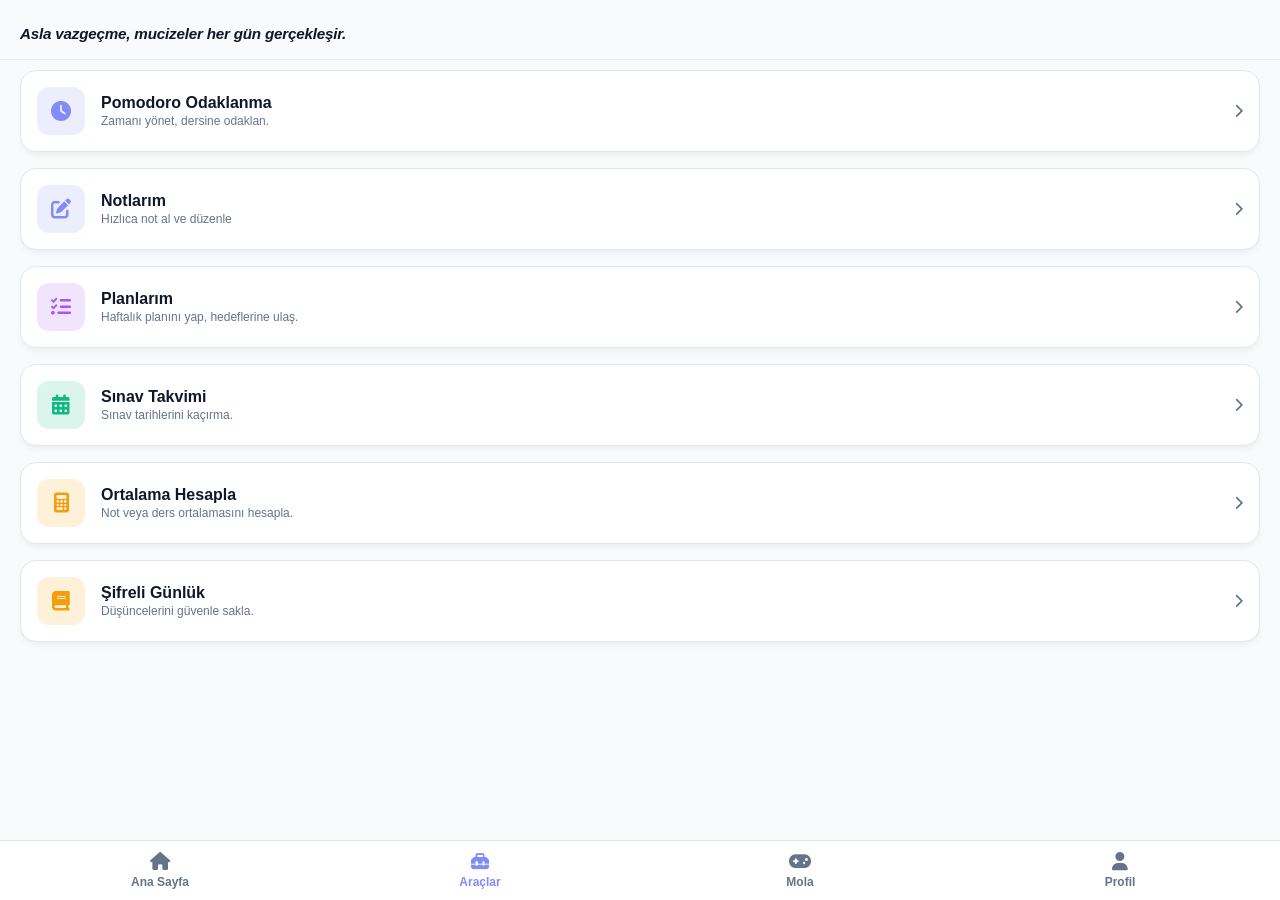
<file: araclar.html>
<!DOCTYPE html>
<html lang="tr">
<head>
    <meta charset="UTF-8">
    <meta name="viewport" content="width=device-width, initial-scale=1.0, maximum-scale=1.0, user-scalable=no">
    <title>Nodax</title>
    <script>
  (function() {
    var savedTheme = localStorage.getItem("nodax-theme") || "light";
    document.documentElement.setAttribute("data-theme", savedTheme);
  })();
</script>
    <link rel="stylesheet" href="https://cdnjs.cloudflare.com/ajax/libs/font-awesome/6.4.0/css/all.min.css">
    <link rel="stylesheet" href="style/araclar.css">
    <link rel="stylesheet" href="style/sinavtarihistyle.css">
    <link rel="stylesheet" href="style/noteditorstyle.css">
    <link rel="stylesheet" href="style/planvegiris.css">


<link rel="preconnect" href="https://fonts.googleapis.com">
<link rel="preconnect" href="https://fonts.gstatic.com" crossorigin>
<link href="https://fonts.googleapis.com/css2?family=Black+Ops+One&family=Poetsen+One&display=swap" rel="stylesheet">

<script src="script/tema.js"></script>
</head>
<body>

<header class="app-header">
    <button id="btn-back" class="back-btn hidden">
        <i class="fa-solid fa-chevron-left"></i>
    </button>
    <p class="" id="header-title"></p>
</header>


<main class="app-content">
 <!-- !!! ARAYÜZ EKİPMANLARI !!! -->   
    <section id="screen-dashboard" class="app-screen active">

        <div class="dashboard-grid">
            <div class="dash-card" data-target="pomodoro">
                <div class="card-icon icon-purple"><i class="fa-solid fa-clock"></i></div>
                <div class="card-info">
                    <h3>Pomodoro Odaklanma</h3>
                    <p>Zamanı yönet, dersine odaklan.</p>
                </div>
                <i class="fa-solid fa-chevron-right arrow"></i>
            </div>

            <div class="dash-card" data-target="notes-dashboard">
                <div class="card-icon icon-purple">
                    <i class="fa-solid fa-pen-to-square"></i>
                </div>
                <div class="card-info">
                    <h3>Notlarım</h3>
                    <p>Hızlıca not al ve düzenle</p>
                </div>
                <i class="fa-solid fa-chevron-right arrow"></i>
            </div>

            <div class="dash-card" data-target="plans">
                <div class="card-icon" style="background: rgba(147, 51, 234, 0.13); color: #a855f7;"><i class="fa-solid fa-list-check"></i></div>
                <div class="card-info">
                    <h3>Planlarım</h3>
                    <p>Haftalık planını yap, hedeflerine ulaş.</p>
                </div>
                <i class="fa-solid fa-chevron-right arrow"></i>
            </div>

            <div class="dash-card" data-target="calendar">
                <div class="card-icon icon-green"><i class="fa-solid fa-calendar-days"></i></div>
                <div class="card-info">
                    <h3>Sınav Takvimi</h3>
                    <p>Sınav tarihlerini kaçırma.</p>
                </div>
                <i class="fa-solid fa-chevron-right arrow"></i>
            </div>

            <div class="dash-card" data-target="calc">
                <div class="card-icon icon-orange"><i class="fa-solid fa-calculator"></i></div>
                <div class="card-info">
                    <h3>Ortalama Hesapla</h3>
                    <p>Not veya ders ortalamasını hesapla.</p>
                </div>
                <i class="fa-solid fa-chevron-right arrow"></i>
            </div>

<!-- ESKİ HALİ: <a href="sifreligunluk.html" style="text-decoration: none;">...</a> yerine bunu yazın: -->
<div class="dash-card" id="btn-go-to-diary" style="cursor: pointer;">
    <div class="card-icon icon-orange">
        <i class="fa-solid fa-book"></i>
    </div>
    <div class="card-info">
        <h3>Şifreli Günlük</h3>
        <p>Düşüncelerini güvenle sakla.</p>
    </div>
    <i class="fa-solid fa-chevron-right arrow"></i>
</div>
           
        </div>
    </section>

    
<!-- !!! PLAN OLUŞTURMA EKRANI !!! -->
    <section id="screen-plans" class="app-screen">
        <div class="calendar-header" style="margin-bottom: 20px;">
            <h2>Haftalık Planlarım</h2>
            <div class="countdown-text" id="plans-weekly-status" style="font-size: 13px; color: var(--text-secondary); font-weight: 600;">Haftalık İlerleme: %0</div>
        </div>

        <div class="plan-days-container" id="plan-days-container">
            </div>

        <div id="plan-form-wrapper" class="hidden">
            <div class="mobile-sheet-overlay" id="plan-sheet-overlay"></div>
            <div class="mobile-sheet-content">
                <div class="sheet-header">
                    <div class="sheet-notch"></div>
                    <h3 id="plan-sheet-title">Yeni Plan Ekle</h3>
                </div>
                
                <div class="sheet-body">
                    <input type="hidden" id="plan-selected-day" value="">
                    
                    <div class="input-group">
                        <label for="plan-time">Saat (Opsiyonel)</label>
                        <input type="time" id="plan-time" style="min-height: 44px; padding: 0 14px; border-radius: 12px; font-size: 14px; background: var(--bg-main, #f8fafc); border: 1px solid var(--border-color, #e2e8f0); color: var(--text-primary); width: 100%; box-sizing: border-box;">
                    </div>

                    <div class="input-group">
                        <label for="plan-text">Plan Detayı</label>
                        <input type="text" id="plan-text" placeholder="Örn: 8.30'da matematik çalış">
                    </div>

                    <div class="sheet-actions" style="margin-top: 20px;">
                        <button id="btn-cancel-plan" class="btn-secondary">İptal</button>
                        <button id="btn-save-plan" class="btn-primary">Planı Kaydet</button>
                    </div>
                </div>
            </div>
        </div>
    </section>

<!-- !!! POMODORO EKRANI !!! -->
    <section id="screen-pomodoro" class="app-screen">
        <div class="pomodoro-container">
            <div class="pomodoro-modes">
                <button class="mode-btn active" id="mode-work">Çalışma</button>
                <button class="mode-btn" id="mode-break">Mola</button>
            </div>
            
            <button id="btn-zen-toggle" class="zen-toggle-btn" title="Tam Ekran Odaklanma Modu">
                <i class="fa-solid fa-expand"></i>
            </button>

            <div class="timer-circle">
                <span id="timer-display">25:00</span>
            </div>
            
            <div class="timer-controls">
                <button id="btn-start" class="control-btn start"><i class="fa-solid fa-play"></i> Başlat</button>
                <button id="btn-pause" class="control-btn pause hidden"><i class="fa-solid fa-pause"></i> Durdur</button>
                <button id="btn-reset" class="control-btn reset"><i class="fa-solid fa-rotate-left"></i> Sıfırla</button>
            </div>

            <div class="pomodoro-settings-toggle">
                <button id="btn-toggle-settings" class="settings-toggle-btn"><i class="fa-solid fa-sliders"></i> Süreleri Özelleştir</button>
            </div>

            <div id="pomodoro-settings-panel" class="pomodoro-settings hidden">
                <div class="settings-group-title">Çalışma Süresi</div>
                <div class="settings-row">
                    <div class="settings-sub-group">
                        <label for="input-work-min">Dakika:</label>
                        <input type="number" id="input-work-min" min="0" max="180" value="25">
                    </div>
                    <div class="settings-sub-group">
                        <label for="input-work-sec">Saniye:</label>
                        <input type="number" id="input-work-sec" min="0" max="59" value="0">
                    </div>
                </div>

                <div class="settings-group-title">Mola Süresi</div>
                <div class="settings-row">
                    <div class="settings-sub-group">
                        <label for="input-break-min">Dakika:</label>
                        <input type="number" id="input-break-min" min="0" max="60" value="5">
                    </div>
                    <div class="settings-sub-group">
                        <label for="input-break-sec">Saniye:</label>
                        <input type="number" id="input-break-sec" min="0" max="59" value="0">
                    </div>
                </div>
                <button id="btn-save-settings" class="save-settings-btn">Uygula ve Kaydet</button>
            </div>
        </div>




    </section>

<!-- !!! SINAV TAKVİMİ EKRANI !!! -->
    <section id="screen-calendar" class="app-screen">
        <div class="calendar-header">
            <h2>Sınav Takvimi</h2>
            <button id="btn-add-exam" class="btn-primary"><i class="fa-solid fa-plus"></i> Sınav Ekle</button>
        </div>

        <div id="exam-form-wrapper" class="hidden">
            <div class="mobile-sheet-overlay" id="sheet-overlay"></div>
            <div class="mobile-sheet-content">
                <div class="sheet-header">
                    <div class="sheet-notch"></div>
                    <h3>Yeni Sınav Ekle</h3>
                </div>
                
                <div class="sheet-body">
                    <div class="input-group">
                        <label for="exam-name">Sınav Adı</label>
                        <input type="text" id="exam-name" placeholder="Örn: Matematik sınavı">
                    </div>

                    <div class="input-group">
                        <label>Sınav Tarihi ve Saati</label>
                        <div class="modern-picker-container">
                            <div class="picker-wheel">
                                <select id="picker-year"></select>
                                <select id="picker-month"></select>
                                <select id="picker-day"></select>
                            </div>
                            <div class="picker-wheel time-picker">
                                <select id="picker-hour"></select>
                                <select id="picker-minute"></select>
                            </div>
                        </div>
                    </div>

                    <div class="sheet-actions">
                        <button id="btn-cancel-exam" class="btn-secondary">İptal</button>
                        <button id="btn-save-exam" class="btn-primary">Sınavı Kaydet</button>
                    </div>
                </div>
            </div>
        </div>

        <div id="exams-list-container"></div>
    </section>

<!-- !!! ORTALAMA HESAPLAMA EKRANI !!! -->
    <section id="screen-calc" class="app-screen">
        <div class="calc-wrapper" style="padding: 10px 4px 20px;">
            <div class="pomodoro-modes" style="margin-bottom: 20px;">
                <button class="mode-btn active" id="calc-tab-school">Ortaokul / Lise</button>
                <button class="mode-btn" id="calc-tab-uni">Üniversite (GANO)</button>
            </div>

            <div id="panel-school-calc" class="calc-panel">
                <div id="school-lessons-container" style="display: flex; flex-direction: column; gap: 14px;"></div>
                
                <button id="btn-add-school-lesson" class="btn-primary" style="width: 100%; margin-top: 15px; min-height: 44px; border-radius: 12px; background: rgba(129,140,248,.13); color: var(--color-purple); box-shadow: none;">
                    <i class="fa-solid fa-plus"></i> Yeni Ders Ekle
                </button>

                <div class="exam-card" style="margin: 20px 0 0 0; padding: 16px; flex-direction: column; align-items: flex-start; gap: 6px;">
                    <h3 style="font-size: 14px; color: var(--text-secondary);">Genel Dönem Ortalaması(Yaklaşık)</h3>
                    <div style="display: flex; justify-content: space-between; width: 100%; align-items: center; margin-top: 4px;">
                        <span id="school-total-result" style="font-size: 28px; font-weight: 800; color: var(--color-purple);">0.00</span>
                        <span id="school-status-info" class="countdown-text" style="font-size: 13px; color: var(--text-secondary);">En az 2 ders ekleyin</span>
                    </div>
                </div>
            </div>

            <div id="panel-uni-calc" class="calc-panel hidden">
                <div id="exam-form-wrapper" style="position: static; display: block; padding: 16px; margin-bottom: 16px; border-radius: 18px; box-shadow: none; animation: none;">
                    <div style="font-weight: 700; font-size: 14px; margin-bottom: 12px; color: var(--text-primary);"><i class="fa-solid fa-sliders"></i> Üniversite Başarı Kriterleri</div>
                    <div style="display: flex; gap: 10px; flex-wrap: wrap;">
                        <div class="input-group" style="flex: 1; min-width: 120px; margin-bottom: 0;">
                            <label style="font-size: 11px;">Geçme Notu</label>
                            <input type="number" id="uni-passing-grade" value="50" min="0" max="100" style="min-height: 38px; padding: 0 10px; margin: 4px 0 0 0; border-radius: 8px; font-size: 13px; background: var(--bg-main); border: 1px solid var(--border-color); color: var(--text-primary);">
                        </div>
                        <div class="input-group" style="flex: 1; min-width: 120px; margin-bottom: 0;">
                            <label style="font-size: 11px;">Final Barajı</label>
                            <input type="number" id="uni-final-limit" value="50" min="0" max="100" style="min-height: 38px; padding: 0 10px; margin: 4px 0 0 0; border-radius: 8px; font-size: 13px; background: var(--bg-main); border: 1px solid var(--border-color); color: var(--text-primary);">
                        </div>
                    </div>
                </div>

                <div id="uni-lessons-container" style="display: flex; flex-direction: column; gap: 14px;"></div>

                <button id="btn-add-uni-lesson" class="btn-primary" style="width: 100%; margin-top: 15px; min-height: 44px; border-radius: 12px; background: rgba(129,140,248,.13); color: var(--color-purple); box-shadow: none;">
                    <i class="fa-solid fa-plus"></i> Yeni Ders Ekle
                </button>

                <div class="exam-card" style="margin: 20px 0 0 0; padding: 16px; flex-direction: column; align-items: flex-start; gap: 6px;">
                    <h3 style="font-size: 14px; color: var(--text-secondary);">Genel Dönem Ortalaması (GANO)</h3>
                    <div style="display: flex; justify-content: space-between; width: 100%; align-items: center; margin-top: 4px;">
                        <span id="uni-total-result" style="font-size: 28px; font-weight: 800; color: var(--color-purple);">0.00</span>
                        <span id="uni-status-info" class="countdown-text" style="font-size: 13px; color: var(--text-secondary);">Kredi Yükü: 0</span>
                    </div>
                </div>
            </div>
        </div>
    </section>

<!-- !!! NOT EKRANI !!! -->
<section id="screen-notes-dashboard" class="app-screen" style="padding: 0; margin: 0; position: relative; height: 100%; width: 100%;">

    <div id="home-dashboard-view">
        <header class="dashboard-header">
            <div style="display: flex; align-items: center; gap: 12px;">
                <span class="notes-count-badge" id="notes-counter">0 Not</span>
            </div>
        </header>
        
        <div id="empty-state-container" class="hidden-element">
            <div class="empty-icon">📝</div>
            <p>Henüz not yok. Yeni bir tane oluşturmak için aşağıdaki butona dokunun!</p>
            
        </div>

        <div id="notes-grid-container"></div>

        <button style="position: fixed; bottom: 75px; right: 20px; z-index: 9999; width: 56px; height: 56px; border-radius: 50%; background-color: var(--color-purple, #818cf8); color: #ffffff; border: none; font-size: 28px; font-weight: bold; display: flex; align-items: center; justify-content: center; box-shadow: 0 4px 12px rgba(0, 0, 0, 0.25); cursor: pointer; transition: transform 0.2s ease, background-color 0.2s ease;" id="fab-create-note" title="Yeni Not Oluştur">+</button>
    </div>

    <div id="note-editor-view" class="hidden-element" style="position: fixed; top: 0; left: 0; right: 0; bottom: 0; z-index: 9999; background: var(--bg-main);">
        
        <div id="editor-header-actions">
            <button class="header-action-btn" id="btn-back-to-home"><i class="fa-solid fa-chevron-left"></i> Geri</button>
            <div id="editor-current-title">Yeni Not</div>
            <div style="display: flex; align-items: center; gap: 14px;">
              
                <button class="header-action-btn primary-save-trigger" id="btn-save-note">Kaydet</button>
            </div>
        </div>

        <div id="note-container" class="paper-blank theme-cream">
            <div id="paper-pattern-overlay"></div>
            <div id="scroll-content">
                <div id="text-editor" contenteditable="true" placeholder="Yazmaya başlamak için herhangi bir yere dokunun..."></div>
                <canvas id="drawing-canvas"></canvas>
                <div id="object-layer"></div>
            </div>
        </div>

        <input type="file" id="image-loader" accept="image/*" style="display: none;">

        <div id="mobile-toolbar-wrapper">
            <div id="scroll-hint-pill" class="scroll-hint-visible">Kaydır ➔</div>

            <div class="toolbar-contextual-row scrollable-toolbar-row" id="text-formatting-bar">
                <div class="custom-dropdown-upward" id="dropdown-font-size">
                    <div class="dropdown-trigger-btn" id="fs-trigger">14px</div>
                    <div class="dropdown-menu-panel" id="dropdown-font-size-panel">
                        <div class="dropdown-item" data-value="2">10px</div>
                        <div class="dropdown-item" data-value="3">12px</div>
                        <div class="dropdown-item data-selected" data-value="4">14px</div>
                        <div class="dropdown-item" data-value="5">16px</div>
                        <div class="dropdown-item" data-value="6">18px</div>
                        <div class="dropdown-item" data-value="7">20px</div>
                        <div class="dropdown-item" data-value="8">24px</div>
                        <div class="dropdown-item" data-value="9">28px</div>
                        <div class="dropdown-item" data-value="10">32px</div>
                    </div>
                </div>
                
                <div class="color-picker-wrapper">
                    <input type="color" id="text-color-picker" value="#111111">
                </div>

                <button class="tool-btn" id="btn-bold" data-command="bold"><b>K</b></button>
                <button class="tool-btn" id="btn-italic" data-command="italic"><i>T</i></button>
                <button class="tool-btn" id="btn-underline" data-command="underline"><u>A</u></button>
                <button class="tool-btn" id="btn-strike" data-command="strikeThrough"><s>Ü</s></button>
                <button class="tool-btn" id="btn-list-bullet" data-command="insertUnorderedList">• Liste</button>
                <button class="tool-btn" id="btn-list-ordered" data-command="insertOrderedList">1. Liste</button>
                <button class="tool-btn" id="btn-align-left" data-command="justifyLeft">⬅</button>
                <button class="tool-btn" id="btn-align-center" data-command="justifyCenter">⬌</button>
                <button class="tool-btn" id="btn-align-right" data-command="justifyRight">➡</button>
            </div>

            <div class="toolbar-contextual-row scrollable-toolbar-row" id="drawing-settings-bar" style="display: none;">
                <span class="slider-label">Kalınlık:</span>
                <input type="range" id="pen-weight" min="2" max="30" value="5" class="toolbar-slider">
                
                <div class="color-picker-wrapper">
                    <input type="color" id="pen-color-picker" value="#0052cc">
                </div>
                
                <button class="tool-btn toggle-active" id="btn-draw-pen">Kalem</button>
                <button class="tool-btn" id="btn-draw-eraser">🧽 Silgi</button>
                <button class="tool-btn" id="btn-draw-clear">🗑️ Temizle</button>
            </div>

            <div class="toolbar-contextual-row scrollable-toolbar-row" id="page-settings-bar" style="display: none;">
                <div class="custom-dropdown-upward" id="dropdown-paper-style">
                    <div class="dropdown-trigger-btn" id="ps-trigger">Düz</div>
                    <div class="dropdown-menu-panel" id="dropdown-paper-style-panel">
                        <div class="dropdown-item data-selected" data-value="blank">Düz</div>
                        <div class="dropdown-item" data-value="lines">Çizgili</div>
                        <div class="dropdown-item" data-value="grid">Kareli</div>
                        <div class="dropdown-item" data-value="dots">Noktalı</div>
                    </div>
                </div>
                <div class="custom-dropdown-upward" id="dropdown-paper-color">
                    <div class="dropdown-trigger-btn" id="pc-trigger">Sıcak Krem</div>
                    <div class="dropdown-menu-panel" id="dropdown-paper-color-panel">
                        <div class="dropdown-item data-selected" data-value="cream">Sıcak Krem</div>
                        <div class="dropdown-item" data-value="beige">Sıcak Bej</div>
                        <div class="dropdown-item" data-value="gray">Açık Gri</div>
                        <div class="dropdown-item" data-value="blue">Mat Mavi</div>
                        <div class="dropdown-item" data-value="green">Adaçayı Yeşili</div>
                        <div class="dropdown-item" data-value="lavender">Lavanta</div>
                        <div class="dropdown-item" data-value="pink">Pudra Pembe</div>
                        <div class="dropdown-item" data-value="brown">Açık Kahve</div>
                    </div>
                </div>
            </div>

            <div class="toolbar-primary-row scrollable-toolbar-row">
                <button class="mode-btn active-mode" id="mode-text">📝 Metin</button>
                <button class="mode-btn" id="mode-draw">🎨 Çizim</button>
                <button class="mode-btn" id="btn-insert-image">🖼️ +Görsel</button>
                <button class="mode-btn" id="mode-page">📄 Sayfa</button>
                <div class="toolbar-divider"></div>
                <button class="action-btn" id="btn-undo" title="Geri Al">↩</button>
                <button class="action-btn" id="btn-redo" title="İleri Al">↪</button>
            </div>
        </div>
    </div>

    <div id="custom-dialog-overlay" class="hidden-element">
        <div class="native-dialog-box">
            <h3 id="dialog-box-title">İşlemi Onayla</h3>
            <p id="dialog-box-message">Devam etmek istediğinize emin misiniz?</p>
            <div id="dialog-input-wrapper" class="hidden-element">
                <input type="text" id="dialog-text-input" placeholder="Metni buraya girin...">
            </div>
            <div class="dialog-actions-row">
                <button id="dialog-btn-cancel" class="dialog-ui-btn">İptal</button>
                <button id="dialog-btn-confirm" class="dialog-ui-btn confirmation-accent">Onayla</button>
            </div>
        </div>
    </div>
</section>

</main>

<!-- !!! NOT EKRANI BİTİŞİNDEN HEMEN SONRA, BODY KAPANIŞINDAN ÖNCE EKLEYİN !!! -->
<nav class="android-nav-bar">
    <a href="index.html" class="nav-item ">
        <i class="fa-solid fa-house"></i>
        <span>Ana Sayfa</span>
    </a>
    <a href="araclar.html" class="nav-item active">
        <i class="fa-solid fa-toolbox"></i>
        <span>Araçlar</span>
    </a>
    <a href="mola.html" class="nav-item"> 
        <i class="fa-solid fa-gamepad"></i> 
        <span>Mola</span> 
    </a>
    <a href="profil.html" class="nav-item">
            <i class="fa-solid fa-user"></i>
            <span>Profil</span>
        </a>
</nav>




<div id="toast-container" class="toast-container"></div>
<audio id="pomodoro-alarm" src="[data-uri]" preload="auto"></audio>

<script src="script/araclar.js"></script>
<script src="script/noteditorscript.js"></script>
<script src="script/pomodrosayfa.js"></script>
<script src="script/sinavtarihi.js"></script>
<script src="script/ortalamahesapla.js"></script>
<script src="script/planlarim.js"></script>

<!-- Kilitli Yükleme Ekranı Modalı -->
<div id="lock-loader-screen" class="lock-loader-overlay hidden">
    <div class="lock-loader-content">
        <div class="lock-icon-wrapper">
            <i class="fa-solid fa-lock-open" id="anim-lock-icon"></i>
        </div>
        <h2 class="lock-loader-title">Günlüğünüz Şifreleniyor...</h2>
        <p class="lock-loader-text">Düşünceleriniz tamamen şifreli, rahatlıkla kullanabilirsiniz.</p>
        <div class="progress-bar-container">
            <div class="progress-bar" id="lock-progress"></div>
        </div>
    </div>
</div>

</body>
</html>
</file>
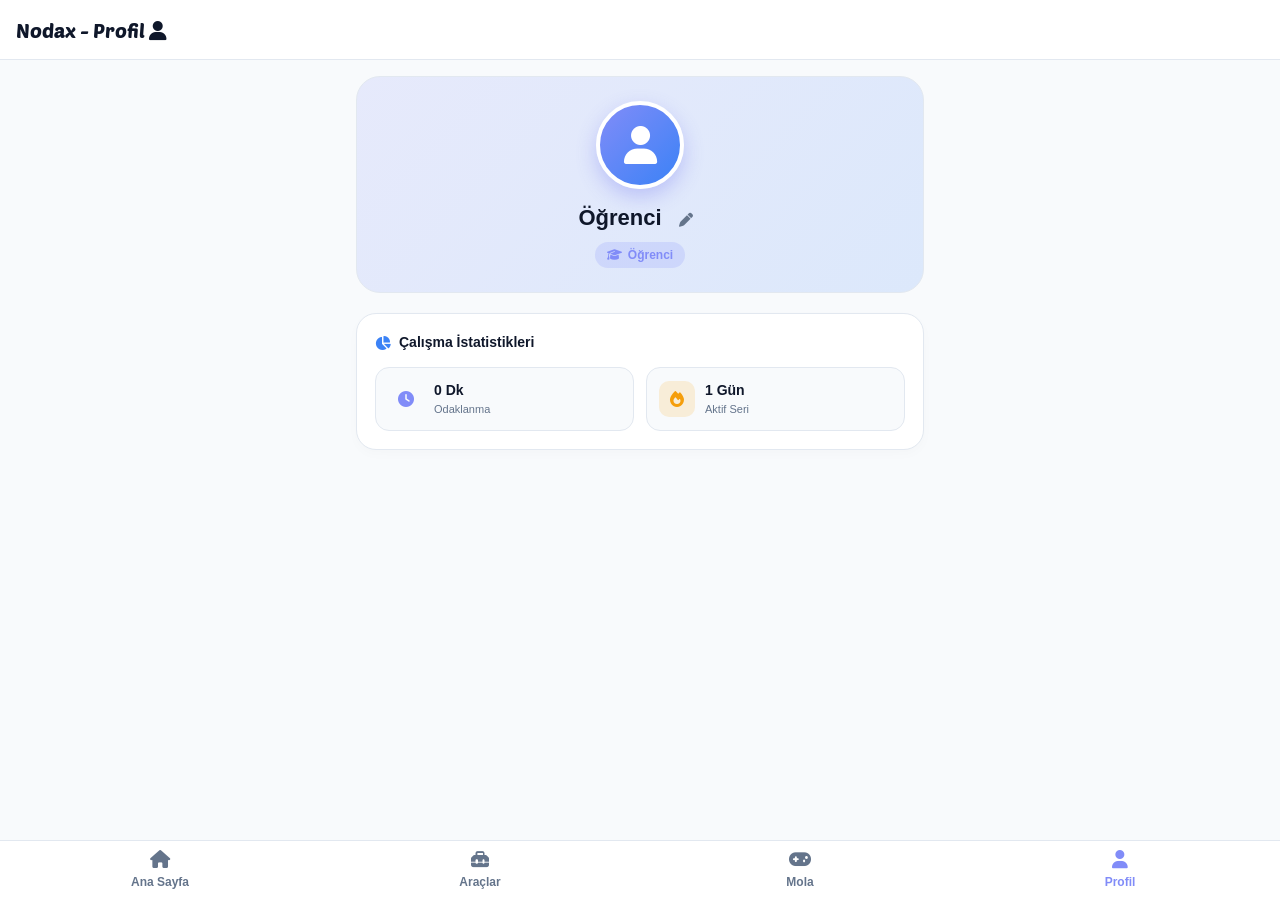
<file: profil.html>
<!DOCTYPE html>
<html lang="tr" data-theme="light">
<head>
    <meta charset="UTF-8">
    <meta name="viewport" content="width=device-width, initial-scale=1.0, maximum-scale=1.0, user-scalable=no">
    <title>Nodax - Profilim</title>
    <!-- FontAwesome İkonları -->
    <link rel="stylesheet" href="https://cdnjs.cloudflare.com/ajax/libs/font-awesome/6.4.0/css/all.min.css">

    <link rel="preconnect" href="https://fonts.googleapis.com">
<link rel="preconnect" href="https://fonts.gstatic.com" crossorigin>
<link href="https://fonts.googleapis.com/css2?family=Black+Ops+One&family=Poetsen+One&display=swap" rel="stylesheet">
    <!-- Ana CSS -->
    <link rel="stylesheet" href="style/profil.css">
</head>
<body>

    <!-- Üst Başlık (Header) -->
    <header class="app-header">
         <p class="poetsen-one-regular" style="font-size: 20px;" id="header-title">Nodax - Profil <i class="fa-solid fa-user"></i></p>
    </header>

    <!-- Ana İçerik -->
    <main class="app-content">

        <!-- 1. Profil Kartı ve İsim Alanı -->
        <section class="profile-hero-card">
            <div class="avatar-container">
                <div class="profile-avatar-circle">
                    <i class="fa-solid fa-user"></i>
                </div>
            </div>
            
            <div class="profile-name-container">
                <h2 id="profile-display-name" class="profile-name-display">Misafir</h2>
                <button id="btn-open-edit-name" class="edit-name-btn" title="Adı Değiştir">
                    <i class="fa-solid fa-pen"></i>
                </button>
            </div>
            <span class="profile-badge-tag"><i class="fa-solid fa-graduation-cap"></i> Öğrenci</span>
        </section>

        <!-- 2. Hızlı Çalışma Özeti -->
        <section class="profile-section-card">
            <div class="section-card-title">
                <i class="fa-solid fa-chart-pie" style="color: var(--color-blue);"></i>
                <span>Çalışma İstatistikleri</span>
            </div>
            <div class="stats-mini-grid">
                <div class="stat-item-box">
                    <div class="stat-item-icon icon-purple">
                        <i class="fa-solid fa-clock"></i>
                    </div>
                    <div class="stat-item-info">
                        <h4 id="stat-pomo-min">0 Dk</h4>
                        <p>Odaklanma</p>
                    </div>
                </div>
                <div class="stat-item-box">
                    <div class="stat-item-icon icon-orange">
                        <i class="fa-solid fa-fire"></i>
                    </div>
                    <div class="stat-item-info">
                        <h4 id="stat-streak-count">1 Gün</h4>
                        <p>Aktif Seri</p>
                    </div>
                </div>
            </div>
        </section>

    </main>

    <!-- 3. İsim Değiştirme Modal (Popup) -->
    <div id="name-edit-modal" class="custom-modal-overlay hidden">
        <div class="custom-modal-card">
            <h3>Adınızı Değiştirin</h3>
            <p>Lütfen yeni isminizi giriniz (Maks. 15 karakter).</p>
            <input type="text" id="modal-name-input" maxlength="15" placeholder="İsminiz..." />
            <div class="modal-actions">
                <button id="btn-cancel-modal" class="btn-modal-secondary">İptal</button>
                <button id="btn-save-modal" class="btn-modal-primary">Kaydet</button>
            </div>
        </div>
    </div>

    <!-- Bildirim Toast Kapsayıcısı -->
    <div id="toast-container" class="toast-container"></div>

<nav class="android-nav-bar">
    <a href="index.html" class="nav-item">
        <i class="fa-solid fa-house"></i>
        <span>Ana Sayfa</span>
    </a>
    <a href="araclar.html" class="nav-item">
        <i class="fa-solid fa-toolbox"></i>
        <span>Araçlar</span>
    </a>
    <a href="mola.html" class="nav-item">
        <i class="fa-solid fa-gamepad"></i>
        <span>Mola</span>
    </a>
    <a href="profil.html" class="nav-item active">
            <i class="fa-solid fa-user"></i>
            <span>Profil</span>
        </a>
</nav>

    <!-- Profil Scripti -->
    <script>
        document.addEventListener("DOMContentLoaded", () => {
            // ---- 1. TEMA OKUMA & SENKRONİZASYON ----
            const savedTheme = localStorage.getItem("nodax-theme") || localStorage.getItem("nodax_theme") || "light";
            document.documentElement.setAttribute("data-theme", savedTheme);

            // ---- 2. İSİM VE POPUP (MODAL) YÖNETİMİ ----
            const profileDisplayName = document.getElementById("profile-display-name");
            const localProfileName = localStorage.getItem("nodax_local_name") || "Öğrenci";
            
            if (profileDisplayName) profileDisplayName.textContent = localProfileName;

            const editBtn = document.getElementById("btn-open-edit-name");
            const modal = document.getElementById("name-edit-modal");
            const modalInput = document.getElementById("modal-name-input");
            const btnSave = document.getElementById("btn-save-modal");
            const btnCancel = document.getElementById("btn-cancel-modal");

            // Modal Aç
            if (editBtn && modal) {
                editBtn.addEventListener("click", () => {
                    if (modalInput) modalInput.value = localStorage.getItem("nodax_local_name") || "";
                    modal.classList.remove("hidden");
                });
            }

            // Modal Kapat (İptal)
            if (btnCancel && modal) {
                btnCancel.addEventListener("click", () => {
                    modal.classList.add("hidden");
                });
            }

            // Modal Kaydet (Maksimum 15 Karakter)
            if (btnSave && modal) {
                btnSave.addEventListener("click", () => {
                    if (!modalInput) return;
                    
                    const newName = modalInput.value.trim().substring(0, 15);

                    if (newName === "") {
                        showToast("Lütfen geçerli bir isim girin.");
                        return;
                    }

                    localStorage.setItem("nodax_local_name", newName);
                    if (profileDisplayName) profileDisplayName.textContent = newName;
                    
                    modal.classList.add("hidden");
                    showToast("Profil adı güncellendi! ✨");
                });
            }

            // ---- 3. İSTATİSTİK ÖZETLERİ ----
            const localPomodoro = JSON.parse(localStorage.getItem("nodax_pomodoro_history")) || [];
            let totalMinutes = 0;
            localPomodoro.forEach(item => { totalMinutes += (item.duration || 0); });
            
            const statPomo = document.getElementById("stat-pomo-min");
            if (statPomo) statPomo.textContent = `${totalMinutes} Dk`;

            const currentStreak = localStorage.getItem("nodax_streak_count") || "1";
            const statStreak = document.getElementById("stat-streak-count");
            if (statStreak) statStreak.textContent = `${currentStreak} Gün`;
        });

        // Toast Bildirim Fonksiyonu
        function showToast(message) {
            const container = document.getElementById("toast-container");
            if (!container) return;

            const toast = document.createElement("div");
            toast.className = "toast-message";
            toast.textContent = message;

            container.appendChild(toast);

            setTimeout(() => { toast.classList.add("show"); }, 50);
            setTimeout(() => {
                toast.classList.remove("show");
                setTimeout(() => { toast.remove(); }, 300);
            }, 3000);
        }
    </script>
</body>
</html>
</file>
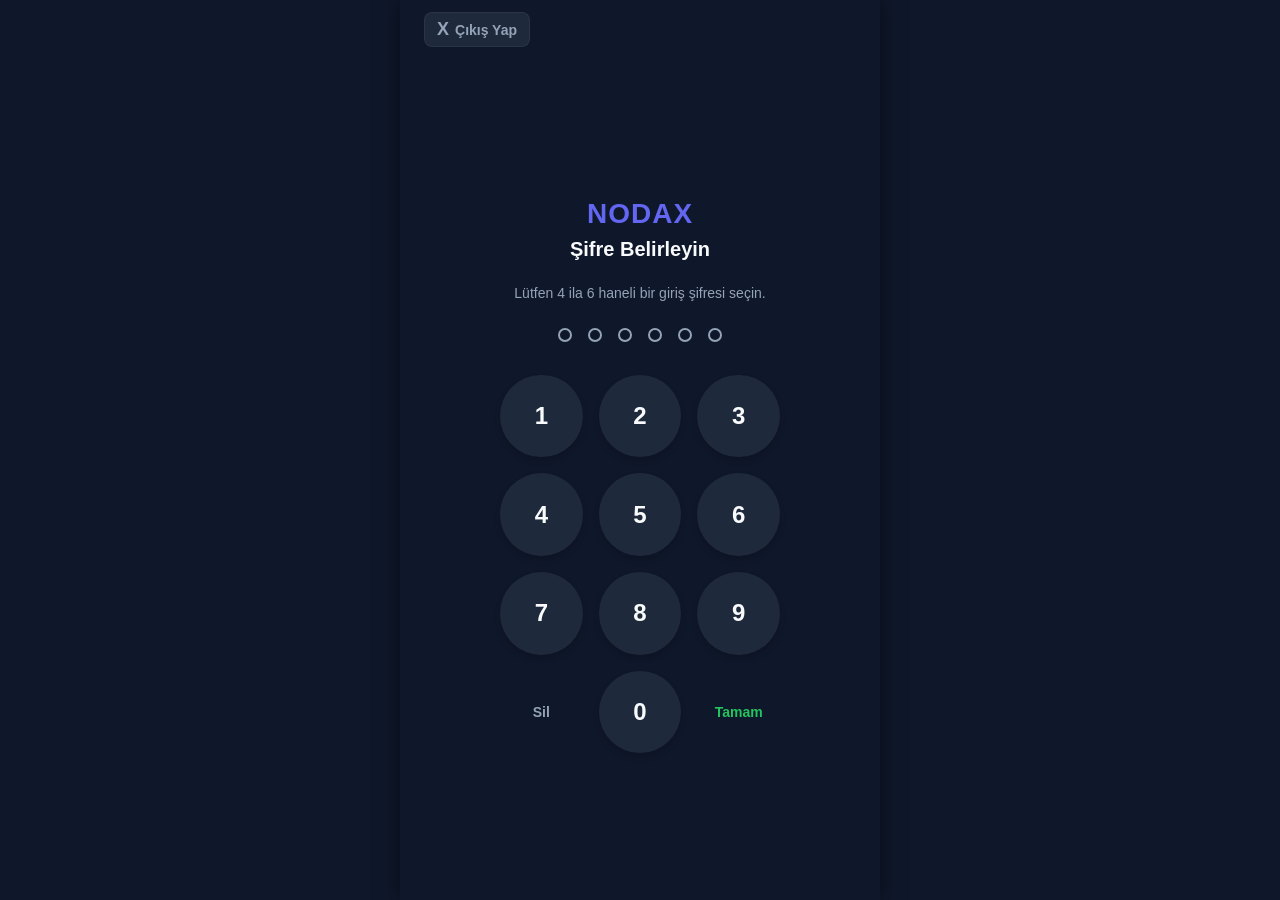
<file: sifreligunluk.html>
<!DOCTYPE html>
<html lang="tr">
<head>
    <meta charset="UTF-8">
    <meta name="viewport" content="width=device-width, initial-scale=1.0, maximum-scale=1.0, user-scalable=no">
    <title>Nodax - Şifreli Günlük</title>
    <style>
        :root {
            --bg-color: #0f172a;
            --card-bg: #1e293b;
            --primary-color: #6366f1;
            --primary-hover: #4f46e5;
            --text-color: #f8fafc;
            --text-muted: #94a3b8;
            --danger-color: #ef4444;
            --success-color: #22c55e;
            
            /* Defter Renkleri */
            --paper-bg: #fdfbf7;
            --paper-line: #e2dcd5;
            --paper-margin-line: #f87171;
            --paper-text: #2d3748;
        }

        * {
            box-sizing: border-box;
            margin: 0;
            padding: 0;
            font-family: -apple-system, BlinkMacSystemFont, "Segoe UI", Roboto, Helvetica, Arial, sans-serif;
            -webkit-tap-highlight-color: transparent;
            user-select: none; /* Metin seçimini engelle (mobil hissi için) */
        }

        body {
            background-color: var(--bg-color);
            color: var(--text-color);
            display: flex;
            justify-content: center;
            align-items: center;
            min-height: 100vh;
            overflow: hidden;
        }

        /* Mobil Cihaz Container */
        .phone-container {
            width: 100%;
            height: 100vh;
            max-width: 480px;
            background-color: var(--bg-color);
            display: flex;
            flex-direction: column;
            position: relative;
            box-shadow: 0 0 20px rgba(0,0,0,0.5);
            perspective: 1200px;
        }

        /* Ekranlar */
        .screen {
            display: none;
            flex-direction: column;
            flex: 1;
            padding: 24px;
            overflow-y: auto;
            justify-content: center;
            align-items: center;
        }

        .screen.active {
            display: flex;
        }

        /* Başlıklar */
        .brand-title {
            font-size: 28px;
            font-weight: 800;
            text-align: center;
            margin-bottom: 8px;
            color: var(--primary-color);
            letter-spacing: 1px;
        }

        .screen-title {
            font-size: 20px;
            font-weight: 600;
            text-align: center;
            margin-bottom: 24px;
            color: var(--text-color);
        }

        .subtitle {
            font-size: 14px;
            color: var(--text-muted);
            text-align: center;
            margin-bottom: 24px;
        }

        /* Form Elemanları */
        .form-group {
            margin-bottom: 20px;
            width: 100%;
        }

        label {
            display: block;
            font-size: 14px;
            color: var(--text-muted);
            margin-bottom: 8px;
            text-align: left;
        }

        input[type="text"], input[type="password"] {
            width: 100%;
            padding: 14px;
            background-color: var(--card-bg);
            border: 2px solid transparent;
            border-radius: 12px;
            color: var(--text-color);
            font-size: 16px;
            outline: none;
            transition: all 0.3s ease;
            user-select: text; /* Bu alanlarda klavyeye izin ver */
        }

        input[type="text"]:focus, input[type="password"]:focus {
            border-color: var(--primary-color);
        }

        button {
            width: 100%;
            padding: 14px;
            background-color: var(--primary-color);
            border: none;
            border-radius: 12px;
            color: white;
            font-size: 16px;
            font-weight: 600;
            cursor: pointer;
            transition: background 0.2s ease;
            margin-top: 10px;
        }

        button:active {
            background-color: var(--primary-hover);
        }

        .text-btn {
            background: none;
            color: var(--text-muted);
            font-size: 14px;
            margin-top: 16px;
            text-decoration: underline;
            font-weight: normal;
            border: none;
            cursor: pointer;
            width: auto;
        }

        /* --- KEYPAD / PIN-PAD TASARIMI --- */
        .pin-indicator {
            display: flex;
            justify-content: center;
            gap: 16px;
            margin-bottom: 30px;
            height: 20px;
            align-items: center;
        }

        .pin-dot {
            width: 14px;
            height: 14px;
            border: 2px solid var(--text-muted);
            border-radius: 50%;
            transition: background-color 0.15s, border-color 0.15s;
        }

        .pin-dot.filled {
            background-color: var(--primary-color);
            border-color: var(--primary-color);
            box-shadow: 0 0 8px var(--primary-color);
        }

        .pin-pad {
            display: grid;
            grid-template-columns: repeat(3, 1fr);
            gap: 16px;
            width: 100%;
            max-width: 280px;
            margin: 0 auto;
        }

        .pin-btn {
            background-color: var(--card-bg);
            color: var(--text-color);
            border: none;
            border-radius: 50%;
            aspect-ratio: 1;
            font-size: 24px;
            font-weight: 600;
            display: flex;
            align-items: center;
            justify-content: center;
            cursor: pointer;
            transition: background-color 0.1s;
            margin: 0;
            padding: 0;
            box-shadow: 0 4px 6px rgba(0,0,0,0.15);
        }

        .pin-btn:active {
            background-color: var(--primary-color);
            color: white;
        }

        .pin-btn.action-btn {
            background: none;
            box-shadow: none;
            font-size: 14px;
            color: var(--text-muted);
        }

        .pin-btn.action-btn:active {
            background: none;
            color: var(--text-color);
        }

        /* --- KÜTÜPHANE EKRANI --- */
        .library-screen {
            justify-content: flex-start;
            padding-top: 20px;
            align-items: stretch;
        }

        .library-header {
            display: flex;
            justify-content: space-between;
            align-items: center;
            margin-bottom: 20px;
            padding-bottom: 10px;
            border-bottom: 1px solid var(--card-bg);
        }

        .library-header h2 {
            font-size: 20px;
        }

        .logout-btn {
            background: none;
            color: var(--danger-color);
            font-size: 14px;
            width: auto;
            margin: 0;
            padding: 5px 10px;
            border: none;
            cursor: pointer;
        }

        .diaries-grid {
            display: grid;
            grid-template-columns: repeat(2, 1fr);
            gap: 16px;
            margin-bottom: 24px;
            overflow-y: auto;
            max-height: calc(100vh - 200px);
            padding: 4px;
        }

        .diary-book-item {
            background: linear-gradient(135deg, #3b2314, #2c1a0e);
            border-radius: 12px;
            height: 150px;
            display: flex;
            flex-direction: column;
            justify-content: space-between;
            padding: 16px;
            box-shadow: 0 8px 16px rgba(0,0,0,0.3), inset -10px 0 10px rgba(0,0,0,0.5);
            cursor: pointer;
            position: relative;
            border-left: 6px solid var(--primary-color);
            transition: transform 0.2s;
        }

        .diary-book-item:active {
            transform: scale(0.95);
        }

        .diary-book-title {
            color: #f3e5ab;
            font-size: 15px;
            font-weight: 700;
            line-height: 1.3;
            word-break: break-word;
        }

        .diary-book-pages {
            color: #a89f91;
            font-size: 11px;
            font-weight: 600;
        }

        .delete-diary-btn {
            position: absolute;
            top: 8px;
            right: 8px;
            background: rgba(239, 68, 68, 0.2);
            color: var(--danger-color);
            border: none;
            border-radius: 50%;
            width: 24px;
            height: 24px;
            font-size: 11px;
            display: flex;
            align-items: center;
            justify-content: center;
            cursor: pointer;
            z-index: 5;
        }

        /* --- DEFTER TASARIMI --- */
        .diary-screen {
            justify-content: flex-start;
            padding: 16px;
            height: 100%;
            align-items: stretch;
        }

        .diary-header-nav {
            display: flex;
            justify-content: space-between;
            align-items: center;
            margin-bottom: 12px;
        }

        .back-to-library-btn {
            background: none;
            color: var(--primary-color);
            border: none;
            font-size: 15px;
            font-weight: 600;
            cursor: pointer;
            width: auto;
            margin: 0;
            padding: 0;
        }

        .diary-header-nav h2 {
            font-size: 16px;
            color: var(--text-color);
            white-space: nowrap;
            overflow: hidden;
            text-overflow: ellipsis;
            max-width: 60%;
            text-align: right;
        }

        .book-container {
            flex: 1;
            position: relative;
            width: 100%;
            background: #2e1f10;
            padding: 6px;
            border-radius: 16px;
            box-shadow: inset 0 0 10px rgba(0,0,0,0.8), 0 10px 25px rgba(0,0,0,0.5);
            display: flex;
            flex-direction: column;
            overflow: hidden;
        }

        .notebook-page {
            flex: 1;
            background-color: var(--paper-bg);
            background-image: 
                linear-gradient(var(--paper-line) 1px, transparent 1px),
                linear-gradient(90deg, var(--paper-margin-line) 1px, transparent 1px);
            background-size: 100% 28px, 100% 100%;
            background-position: 0 40px, 40px 0;
            border-radius: 12px;
            padding: 16px 16px 16px 50px;
            display: flex;
            flex-direction: column;
            position: relative;
            transform-origin: left center;
            transition: transform 0.6s cubic-bezier(0.645, 0.045, 0.355, 1), opacity 0.4s;
            backface-visibility: hidden;
            box-shadow: 2px 2px 10px rgba(0,0,0,0.15);
        }

        .notebook-page.flip-next {
            transform: rotateY(-120deg);
            opacity: 0;
            pointer-events: none;
        }

        .notebook-page.flip-prev {
            transform: rotateY(120deg);
            opacity: 0;
            pointer-events: none;
        }

        .page-header-row {
            display: flex;
            justify-content: space-between;
            align-items: center;
            margin-bottom: 20px;
            height: 20px;
            border-bottom: 1px solid #ddd;
        }

        .page-date {
            font-size: 13px;
            font-weight: 700;
            color: #8b5a2b;
            text-transform: uppercase;
            letter-spacing: 0.5px;
        }

        .page-lock-status {
            font-size: 12px;
            font-weight: bold;
            color: #7f8c8d;
            display: none;
            align-items: center;
            gap: 4px;
        }

        .page-lock-status.locked {
            display: flex;
            color: #d35400;
        }

        .page-textarea {
            flex: 1;
            background: transparent;
            border: none;
            resize: none;
            outline: none;
            font-size: 16px;
            line-height: 28px;
            color: var(--paper-text);
            font-family: 'Courier New', Courier, monospace;
            font-weight: bold;
            padding: 0;
            margin-top: 4px;
            user-select: text;
        }

        .page-textarea:read-only {
            color: #7f8c8d; /* Salt okunur olduğunda metin rengi daha pasif olur */
        }

        .char-warning {
            position: absolute;
            bottom: 45px;
            left: 50px;
            right: 16px;
            font-size: 12px;
            color: var(--danger-color);
            background: rgba(255, 235, 235, 0.9);
            padding: 4px 8px;
            border-radius: 6px;
            display: none;
            animation: fadeIn 0.3s;
        }

        .page-footer {
            display: flex;
            justify-content: space-between;
            align-items: center;
            height: 35px;
            margin-top: auto;
            border-top: 1px dashed var(--paper-line);
            padding-top: 6px;
        }

        .page-number {
            font-size: 13px;
            color: #888;
            font-weight: 600;
        }

        .nav-buttons {
            display: flex;
            gap: 12px;
        }

        .nav-btn {
            background: #8b5a2b;
            color: white;
            border: none;
            padding: 4px 10px;
            font-size: 12px;
            border-radius: 6px;
            cursor: pointer;
            width: auto;
            margin: 0;
        }

        .nav-btn:disabled {
            background: #ccc;
            cursor: not-allowed;
        }

        .add-page-btn {
            background-color: var(--success-color);
        }

        /* --- MOBİL UYUMLU POPUP / MODAL --- */
        .modal-overlay {
            position: absolute;
            top: 0;
            left: 0;
            width: 100%;
            height: 100%;
            background-color: rgba(15, 23, 42, 0.75);
            display: none;
            justify-content: center;
            align-items: center;
            z-index: 100;
            padding: 24px;
        }

        .modal-overlay.active {
            display: flex;
        }

        .modal-card {
            background-color: var(--card-bg);
            width: 100%;
            max-width: 320px;
            border-radius: 16px;
            padding: 24px;
            text-align: center;
            box-shadow: 0 10px 25px rgba(0,0,0,0.5);
            animation: modalScaleIn 0.25s cubic-bezier(0.175, 0.885, 0.32, 1.275);
        }

        .modal-title {
            font-size: 18px;
            font-weight: 700;
            margin-bottom: 12px;
            color: var(--text-color);
        }

        .modal-text {
            font-size: 14px;
            color: var(--text-muted);
            margin-bottom: 24px;
            line-height: 1.4;
        }

        .modal-buttons {
            display: flex;
            gap: 12px;
        }

        .modal-btn {
            flex: 1;
            padding: 12px;
            border-radius: 8px;
            font-size: 14px;
            font-weight: 600;
            border: none;
            cursor: pointer;
            margin: 0;
        }

        .modal-btn-cancel {
            background-color: #334155;
            color: var(--text-color);
        }

        .modal-btn-confirm {
            background-color: var(--danger-color);
            color: white;
        }

        /* Mesaj Bildirimleri */
        .message {
            font-size: 14px;
            text-align: center;
            margin-top: 10px;
            display: none;
        }
        .error { color: var(--danger-color); }

        @keyframes modalScaleIn {
            from { transform: scale(0.85); opacity: 0; }
            to { transform: scale(1); opacity: 1; }
        }

        @keyframes fadeIn {
            from { opacity: 0; }
            to { opacity: 1; }
        }

        /* Ana Menüye Dönüş Buton Alanı CSS */
.app-global-back-row {
    width: 100%;
    padding: 12px 24px 4px 24px;
    display: flex;
    justify-content: flex-start;
    background-color: var(--bg-color);
    z-index: 99;
}
.global-back-to-index {
    color: var(--text-muted);
    text-decoration: none;
    font-size: 14px;
    font-weight: 600;
    display: flex;
    align-items: center;
    transition: color 0.2s;
    padding: 6px 12px;
    border-radius: 8px;
    background-color: var(--card-bg);
    border: 1px solid rgba(255, 255, 255, 0.05);
}
.global-back-to-index:active {
    color: var(--primary-color);
    background-color: #1e293b;
}
    </style>
</head>
<body>

    
<!-- Değiştirilecek Hatalı Bölümün Doğru Hali -->
<div class="phone-container">

    <!-- ANA EKRANA GERİ DÖNÜŞ BUTONU -->
    <div class="app-global-back-row">
        <a href="araclar.html" class="global-back-to-index">
            <span style="font-size: 18px; margin-right: 6px;">X</span> Çıkış Yap
        </a>
    </div>
    
    <!-- Üstteki mükerrer ve yarım kalan div silindi, doğrudan temiz kurulum ekranı başlıyor -->
    <div id="screen-setup" class="screen">
        <h1 class="brand-title">NODAX</h1>
        <h2 class="screen-title">Şifre Belirleyin</h2>
        <p id="setup-instruction" class="subtitle">Lütfen 4 ila 6 haneli bir giriş şifresi seçin.</p>
        
        <div class="pin-indicator" id="setup-indicator">
            <div class="pin-dot"></div>
            <div class="pin-dot"></div>
            <div class="pin-dot"></div>
            <div class="pin-dot"></div>
            <div class="pin-dot"></div>
            <div class="pin-dot"></div>
        </div>

        <div class="pin-pad">
            <button class="pin-btn" onclick="pressPin('1')">1</button>
            <button class="pin-btn" onclick="pressPin('2')">2</button>
            <button class="pin-btn" onclick="pressPin('3')">3</button>
            <button class="pin-btn" onclick="pressPin('4')">4</button>
            <button class="pin-btn" onclick="pressPin('5')">5</button>
            <button class="pin-btn" onclick="pressPin('6')">6</button>
            <button class="pin-btn" onclick="pressPin('7')">7</button>
            <button class="pin-btn" onclick="pressPin('8')">8</button>
            <button class="pin-btn" onclick="pressPin('9')">9</button>
            <button class="pin-btn action-btn" onclick="clearPin()">Sil</button>
            <button class="pin-btn" onclick="pressPin('0')">0</button>
            <button class="pin-btn action-btn" id="setup-next-btn" style="color: var(--success-color); font-weight: bold;" onclick="submitSetupPassword()">Tamam</button>
        </div>

        <div id="setup-animal-group" class="form-group" style="display:none; margin-top:20px;">
            <label for="setup-animal-input">Kurtarma Sorusu: En sevdiğiniz hayvan hangisidir?</label>
            <input type="text" id="setup-animal-input" placeholder="Örn: Kedi, Köpek, Kaplan">
            <button onclick="saveSetup()" style="margin-top:15px;">Kurulumu Tamamla</button>
        </div>

        <div id="setup-msg" class="message error"></div>
    </div> <!-- screen-setup bitişi -->

    <div id="screen-login" class="screen">
        <h1 class="brand-title">NODAX</h1>
        <h2 class="screen-title">Giriş Şifresi</h2>
        
        <div class="pin-indicator" id="login-indicator">
            </div>

        <div class="pin-pad">
            <button class="pin-btn" onclick="pressLoginPin('1')">1</button>
            <button class="pin-btn" onclick="pressLoginPin('2')">2</button>
            <button class="pin-btn" onclick="pressLoginPin('3')">3</button>
            <button class="pin-btn" onclick="pressLoginPin('4')">4</button>
            <button class="pin-btn" onclick="pressLoginPin('5')">5</button>
            <button class="pin-btn" onclick="pressLoginPin('6')">6</button>
            <button class="pin-btn" onclick="pressLoginPin('7')">7</button>
            <button class="pin-btn" onclick="pressLoginPin('8')">8</button>
            <button class="pin-btn" onclick="pressLoginPin('9')">9</button>
            <button class="pin-btn action-btn" onclick="clearLoginPin()">Sil</button>
            <button class="pin-btn" onclick="pressLoginPin('0')">0</button>
            <button class="pin-btn action-btn" onclick="submitLogin()">Giriş</button>
        </div>

        <button class="text-btn" onclick="switchScreen('screen-forgot')">Şifremi Unuttum</button>
        <div id="login-msg" class="message error"></div>
    </div>

    <div id="screen-forgot" class="screen">
        <h1 class="brand-title">NODAX</h1>
        <h2 class="screen-title">Güvenlik Doğrulaması</h2>
        <p class="subtitle">Şifrenizi sıfırlamak için kurulumda yazdığınız hayvanı girin.</p>

        <div class="form-group">
            <label for="forgot-animal-input">Güvenlik Yanıtınız Nedir?</label>
            <input type="text" id="forgot-animal-input" placeholder="Yanıtınızı buraya yazın">
        </div>

        <button onclick="verifySecretAnimal()">Doğrula</button>
        <button class="text-btn" onclick="switchScreen('screen-login')">Geri Dön</button>
        <div id="forgot-msg" class="message error"></div>
    </div>

    <div id="screen-reset" class="screen">
        <h1 class="brand-title">NODAX</h1>
        <h2 class="screen-title">Yeni Şifre Belirle</h2>
        <p class="subtitle">Lütfen 4 ila 6 haneli yeni bir şifre girin.</p>

        <div class="pin-indicator" id="reset-indicator">
            <div class="pin-dot"></div>
            <div class="pin-dot"></div>
            <div class="pin-dot"></div>
            <div class="pin-dot"></div>
            <div class="pin-dot"></div>
            <div class="pin-dot"></div>
        </div>

        <div class="pin-pad">
            <button class="pin-btn" onclick="pressResetPin('1')">1</button>
            <button class="pin-btn" onclick="pressResetPin('2')">2</button>
            <button class="pin-btn" onclick="pressResetPin('3')">3</button>
            <button class="pin-btn" onclick="pressResetPin('4')">4</button>
            <button class="pin-btn" onclick="pressResetPin('5')">5</button>
            <button class="pin-btn" onclick="pressResetPin('6')">6</button>
            <button class="pin-btn" onclick="pressResetPin('7')">7</button>
            <button class="pin-btn" onclick="pressResetPin('8')">8</button>
            <button class="pin-btn" onclick="pressResetPin('9')">9</button>
            <button class="pin-btn action-btn" onclick="clearResetPin()">Sil</button>
            <button class="pin-btn" onclick="pressResetPin('0')">0</button>
            <button class="pin-btn action-btn" style="color: var(--success-color); font-weight: bold;" onclick="saveNewPassword()">Kaydet</button>
        </div>
        <div id="reset-msg" class="message error"></div>
    </div>

    <div id="screen-library" class="screen library-screen">
        <div class="library-header">
            <h2>Nodax Kitaplığım</h2>
            <button class="logout-btn" onclick="lockApp()">Kilitle</button>
        </div>

        <div class="diaries-grid" id="diaries-grid"></div>

        <button onclick="switchScreen('screen-create-diary')">+ Yeni Günlük Oluştur</button>
    </div>

    <div id="screen-create-diary" class="screen">
        <h1 class="brand-title">NODAX</h1>
        <h2 class="screen-title">Bir Günlük Oluşturun</h2>
        <p class="subtitle">Anılarınız için bu deftere benzersiz bir isim verin.</p>

        <div class="form-group">
            <label for="diary-name-input">Günlüğünüzün Adı</label>
            <input type="text" id="diary-name-input" placeholder="Örn: Kişisel Notlarım">
        </div>

        <button onclick="createNewDiary()">Günlüğü Oluştur</button>
        <button class="text-btn" onclick="switchScreen('screen-library')">İptal Et</button>
    </div>

    <div id="screen-diary" class="screen diary-screen">
        <div class="diary-header-nav">
            <button class="back-to-library-btn" onclick="backToLibrary()">‹ Günlüklerim</button>
            <h2 id="diary-title-display">Günlük Adı</h2>
        </div>

        <div class="book-container">
            <div class="notebook-page" id="notebook-page">
                <div class="page-header-row">
                    <div class="page-date" id="page-date">Yükleniyor...</div>
                    <div class="page-lock-status" id="page-lock-status">🔒 Arşivlendi</div>
                </div>

                <textarea class="page-textarea" id="page-textarea" placeholder="Buraya yazmaya başla..." oninput="handleTyping(this)"></textarea>

                <div class="char-warning" id="char-warning">Bu sayfa doldu. Lütfen yeni sayfaya geçin.</div>

                <div class="page-footer">
                    <span class="page-number" id="page-number">S. 1</span>
                    <div class="nav-buttons">
                        <button class="nav-btn" id="btn-prev" onclick="goToPage('prev')">Geri</button>
                        <button class="nav-btn" id="btn-next" onclick="goToPage('next')">İleri</button>
                        <button class="nav-btn add-page-btn" id="btn-add" onclick="addNewPage()">Sayfa Ekle</button>
                    </div>
                </div>
            </div>
        </div>
    </div>

    <div class="modal-overlay" id="confirm-modal">
        <div class="modal-card">
            <div class="modal-title" id="modal-title">Emin misiniz?</div>
            <div class="modal-text" id="modal-text">Bu öğeyi silmek istediğinize emin misiniz? Bu işlem geri alınamaz.</div>
            <div class="modal-buttons">
                <button class="modal-btn modal-btn-cancel" onclick="closeConfirmModal()">İptal</button>
                <button class="modal-btn modal-btn-confirm" id="modal-confirm-btn">Sil</button>
            </div>
        </div>
    </div>

</div>

<script>
    // Global Değişkenler
    let currentDiaryId = null;
    let currentPageIndex = 0;
    let diariesList = [];
    const CHAR_LIMIT_PER_PAGE = 380;

    // PIN Kontrol Değişkenleri
    let pinSetupValue = "";
    let pinLoginValue = "";
    let pinResetValue = "";
    
    // Popup İşlemi için Callback
    let modalCallback = null;

    document.addEventListener("DOMContentLoaded", () => {
        initApp();
    });

    function initApp() {
        const hasPassword = localStorage.getItem("nodax_password");
        if (!hasPassword) {
            switchScreen('screen-setup');
            resetPinSetup();
        } else {
            switchScreen('screen-login');
            buildLoginDots();
        }
    }

    function switchScreen(screenId) {
        document.querySelectorAll('.screen').forEach(screen => {
            screen.classList.remove('active');
        });
        document.getElementById(screenId).classList.add('active');
        document.querySelectorAll('.message').forEach(msg => msg.style.display = 'none');
    }

    // --- ÖZEL MODAL POPUP SİSTEMİ (Windows Alert Alternatifi) ---
    function showConfirmModal(title, text, onConfirm) {
        document.getElementById('modal-title').textContent = title;
        document.getElementById('modal-text').textContent = text;
        document.getElementById('confirm-modal').classList.add('active');
        modalCallback = onConfirm;
    }

    function closeConfirmModal() {
        document.getElementById('confirm-modal').classList.remove('active');
        modalCallback = null;
    }

    document.getElementById('modal-confirm-btn').addEventListener('click', () => {
        if (modalCallback) {
            modalCallback();
        }
        closeConfirmModal();
    });

    // --- 1. PIN SETUP (ŞİFRE OLUŞTURMA) İŞLEMLERİ ---
    function resetPinSetup() {
        pinSetupValue = "";
        updatePinDots('setup-indicator', pinSetupValue);
        document.getElementById('setup-animal-group').style.display = "none";
        document.getElementById('setup-animal-input').value = "";
        document.getElementById('setup-instruction').style.display = "block";
        document.getElementById('setup-indicator').style.display = "flex";
        document.querySelectorAll('#screen-setup .pin-pad').forEach(p => p.style.display = "grid");
    }

    function pressPin(num) {
        if (pinSetupValue.length < 6) {
            pinSetupValue += num;
            updatePinDots('setup-indicator', pinSetupValue);
        }
    }

    function clearPin() {
        if (pinSetupValue.length > 0) {
            pinSetupValue = pinSetupValue.slice(0, -1);
            updatePinDots('setup-indicator', pinSetupValue);
        }
    }

    function updatePinDots(indicatorId, value) {
        const dots = document.querySelectorAll(`#${indicatorId} .pin-dot`);
        dots.forEach((dot, index) => {
            if (index < value.length) {
                dot.classList.add('filled');
            } else {
                dot.classList.remove('filled');
            }
        });
    }

    function submitSetupPassword() {
        const msgDiv = document.getElementById('setup-msg');
        msgDiv.style.display = "none";

        if (pinSetupValue.length < 4 || pinSetupValue.length > 6) {
            msgDiv.textContent = "Şifreniz en az 4, en fazla 6 karakter olmalıdır.";
            msgDiv.style.display = "block";
            return;
        }

        // Şifre adımı başarılı, güvenlik sorusu girişine geçiş yap
        document.getElementById('setup-instruction').style.display = "none";
        document.getElementById('setup-indicator').style.display = "none";
        document.querySelector('#screen-setup .pin-pad').style.display = "none";
        document.getElementById('setup-animal-group').style.display = "block";
    }

    function saveSetup() {
        const animalVal = document.getElementById('setup-animal-input').value.trim();
        const msgDiv = document.getElementById('setup-msg');

        if (!animalVal) {
            msgDiv.textContent = "Lütfen kurtarma sorusu cevabınızı yazın.";
            msgDiv.style.display = "block";
            return;
        }

        localStorage.setItem("nodax_password", pinSetupValue);
        localStorage.setItem("nodax_animal", animalVal);
        
        resetPinSetup();
        initApp();
    }

    // --- 2. PIN LOGIN (ŞİFRE GİRİŞ) İŞLEMLERİ ---
    function buildLoginDots() {
        const savedPass = localStorage.getItem("nodax_password") || "0000";
        const indicator = document.getElementById('login-indicator');
        indicator.innerHTML = "";
        pinLoginValue = "";
        for (let i = 0; i < savedPass.length; i++) {
            const dot = document.createElement('div');
            dot.className = "pin-dot";
            indicator.appendChild(dot);
        }
    }

    function pressLoginPin(num) {
        const savedPass = localStorage.getItem("nodax_password") || "";
        if (pinLoginValue.length < savedPass.length) {
            pinLoginValue += num;
            updatePinDots('login-indicator', pinLoginValue);
        }
    }

    function clearLoginPin() {
        if (pinLoginValue.length > 0) {
            pinLoginValue = pinLoginValue.slice(0, -1);
            updatePinDots('login-indicator', pinLoginValue);
        }
    }

    function submitLogin() {
        const savedPass = localStorage.getItem("nodax_password");
        const msgDiv = document.getElementById('login-msg');

        if (pinLoginValue === savedPass) {
            buildLoginDots();
            loadLibrary();
        } else {
            msgDiv.textContent = "Hatalı şifre!";
            msgDiv.style.display = "block";
            pinLoginValue = "";
            updatePinDots('login-indicator', pinLoginValue);
        }
    }

    // --- 3. ŞİFRE SIFIRLAMA VE YENİ PIN BELİRLEME ---
    function verifySecretAnimal() {
        const inputAnimal = document.getElementById('forgot-animal-input').value.trim().toLowerCase();
        const savedAnimal = (localStorage.getItem("nodax_animal") || "").trim().toLowerCase();
        const msgDiv = document.getElementById('forgot-msg');

        if (inputAnimal && inputAnimal === savedAnimal) {
            document.getElementById('forgot-animal-input').value = "";
            pinResetValue = "";
            updatePinDots('reset-indicator', pinResetValue);
            switchScreen('screen-reset');
        } else {
            msgDiv.textContent = "Girdiğiniz yanıt sistemdekiyle eşleşmedi.";
            msgDiv.style.display = "block";
        }
    }

    function pressResetPin(num) {
        if (pinResetValue.length < 6) {
            pinResetValue += num;
            updatePinDots('reset-indicator', pinResetValue);
        }
    }

    function clearResetPin() {
        if (pinResetValue.length > 0) {
            pinResetValue = pinResetValue.slice(0, -1);
            updatePinDots('reset-indicator', pinResetValue);
        }
    }

    function saveNewPassword() {
        const msgDiv = document.getElementById('reset-msg');
        msgDiv.style.display = "none";

        if (pinResetValue.length < 4 || pinResetValue.length > 6) {
            msgDiv.textContent = "Şifreniz en az 4, en fazla 6 karakter olmalıdır.";
            msgDiv.style.display = "block";
            return;
        }

        localStorage.setItem("nodax_password", pinResetValue);
        pinResetValue = "";
        initApp();
    }

    // --- 4. KÜTÜPHANE VE YENİ GÜNLÜK İŞLEMLERİ ---
    function loadLibrary() {
        diariesList = JSON.parse(localStorage.getItem("nodax_diaries")) || [];
        const grid = document.getElementById('diaries-grid');
        grid.innerHTML = "";

        if (diariesList.length === 0) {
            grid.innerHTML = `<p style="grid-column: span 2; text-align:center; color:var(--text-muted); font-size:14px; margin-top:40px;">Henüz hiç günlüğünüz yok. Başlamak için yeni bir tane oluşturun.</p>`;
            switchScreen('screen-library');
            return;
        }

        diariesList.forEach(diary => {
            const bookItem = document.createElement('div');
            bookItem.className = 'diary-book-item';
            bookItem.setAttribute('onclick', `openDiary('${diary.id}')`);
            bookItem.innerHTML = `
                <button class="delete-diary-btn" onclick="deleteDiary(event, '${diary.id}')">✕</button>
                <div class="diary-book-title">${escapeHTML(diary.title)}</div>
                <div class="diary-book-pages">${diary.pages.length} Sayfa</div>
            `;
            grid.appendChild(bookItem);
        });

        switchScreen('screen-library');
    }

    function createNewDiary() {
        const nameInput = document.getElementById('diary-name-input');
        const title = nameInput.value.trim();
        if (!title) return;

        const newDiary = {
            id: 'diary_' + Date.now(),
            title: title,
            pages: [
                { date: getTodayDateString(), text: "" },
                { date: getTodayDateString(), text: "" }
            ]
        };

        diariesList.push(newDiary);
        saveDiariesToStorage();
        
        nameInput.value = "";
        loadLibrary();
    }

    function deleteDiary(event, diaryId) {
        event.stopPropagation();
        
        showConfirmModal(
            "Günlüğü Sil",
            "Bu günlüğü ve içindeki tüm yazıları kalıcı olarak silmek istediğinizden emin misiniz?",
            () => {
                diariesList = diariesList.filter(d => d.id !== diaryId);
                saveDiariesToStorage();
                loadLibrary();
            }
        );
    }

    function openDiary(diaryId) {
        const diary = diariesList.find(d => d.id === diaryId);
        if (!diary) return;

        currentDiaryId = diaryId;
        currentPageIndex = 0;

        document.getElementById('diary-title-display').textContent = diary.title;
        renderPage();
        switchScreen('screen-diary');
    }

    function backToLibrary() {
        currentDiaryId = null;
        loadLibrary();
    }

    function getTodayDateString() {
        const now = new Date();
        return now.toLocaleDateString('tr-TR', { day: 'numeric', month: 'long', year: 'numeric' });
    }

    // --- 5. TEKİL DEFTER / SAYFA YÖNETİMİ VE TARİH KONTROLLERİ ---
    function renderPage() {
        const diary = diariesList.find(d => d.id === currentDiaryId);
        if (!diary) return;

        const page = diary.pages[currentPageIndex];
        const textarea = document.getElementById('page-textarea');
        const dateElement = document.getElementById('page-date');
        const pageNumElement = document.getElementById('page-number');
        const warningElement = document.getElementById('char-warning');
        const lockStatusElement = document.getElementById('page-lock-status');

        dateElement.textContent = page.date;
        textarea.value = page.text;
        pageNumElement.textContent = `Sayfa ${currentPageIndex + 1} / ${diary.pages.length}`;
        warningElement.style.display = "none";

        // GÜNCELLEME: Tarih Kontrolü ve Salt Okunurluk Sınırı
        const todayStr = getTodayDateString();
        // Eğer sayfaya daha önce yazı yazılmışsa ve sayfa tarihi bugünden farklıysa salt okunur yap
        if (page.text.length > 0 && page.date !== todayStr) {
            textarea.readOnly = true;
            lockStatusElement.classList.add('locked');
        } else {
            textarea.readOnly = false;
            lockStatusElement.classList.remove('locked');
        }

        document.getElementById('btn-prev').disabled = (currentPageIndex === 0);
        document.getElementById('btn-next').disabled = (currentPageIndex === diary.pages.length - 1);
    }

    function handleTyping(textarea) {
        const diary = diariesList.find(d => d.id === currentDiaryId);
        if (!diary) return;

        const warningElement = document.getElementById('char-warning');
        
        if (textarea.value.length >= CHAR_LIMIT_PER_PAGE) {
            textarea.value = textarea.value.substring(0, CHAR_LIMIT_PER_PAGE);
            warningElement.style.display = "block";
        } else {
            warningElement.style.display = "none";
        }

        diary.pages[currentPageIndex].text = textarea.value;

        // Sadece yeni sayfalara ilk harf yazıldığında bugünün tarihini atar.
        // Salt okunur engeli sayesinde geçmiş sayfalara zaten müdahale edilemez.
        const todayStr = getTodayDateString();
        if (diary.pages[currentPageIndex].date !== todayStr && textarea.value.length > 0) {
            diary.pages[currentPageIndex].date = todayStr;
            document.getElementById('page-date').textContent = todayStr;
        }

        saveDiariesToStorage();
    }

    function addNewPage() {
        const diary = diariesList.find(d => d.id === currentDiaryId);
        if (!diary) return;

        const newPage = {
            date: getTodayDateString(),
            text: ""
        };
        diary.pages.push(newPage);
        saveDiariesToStorage();

        triggerFlipAnimation('next', () => {
            currentPageIndex = diary.pages.length - 1;
            renderPage();
        });
    }

    function goToPage(direction) {
        const diary = diariesList.find(d => d.id === currentDiaryId);
        if (!diary) return;

        if (direction === 'prev' && currentPageIndex > 0) {
            triggerFlipAnimation('prev', () => {
                currentPageIndex--;
                renderPage();
            });
        } else if (direction === 'next' && currentPageIndex < diary.pages.length - 1) {
            triggerFlipAnimation('next', () => {
                currentPageIndex++;
                renderPage();
            });
        }
    }

    function triggerFlipAnimation(direction, callback) {
        const pageEl = document.getElementById('notebook-page');
        if (direction === 'next') {
            pageEl.classList.add('flip-next');
        } else {
            pageEl.classList.add('flip-prev');
        }

        setTimeout(() => {
            callback();
            pageEl.classList.remove('flip-next', 'flip-prev');
        }, 300);
    }

    function saveDiariesToStorage() {
        localStorage.setItem("nodax_diaries", JSON.stringify(diariesList));
    }

    function lockApp() {
        switchScreen('screen-login');
        buildLoginDots();
    }

    function escapeHTML(str) {
        return str.replace(/[&<>'"]/g, 
            tag => ({ '&': '&amp;', '<': '&lt;', '>': '&gt;', "'": '&#39;', '"': '&quot;' }[tag] || tag)
        );
    }
</script>

</body>
</html>
</file>
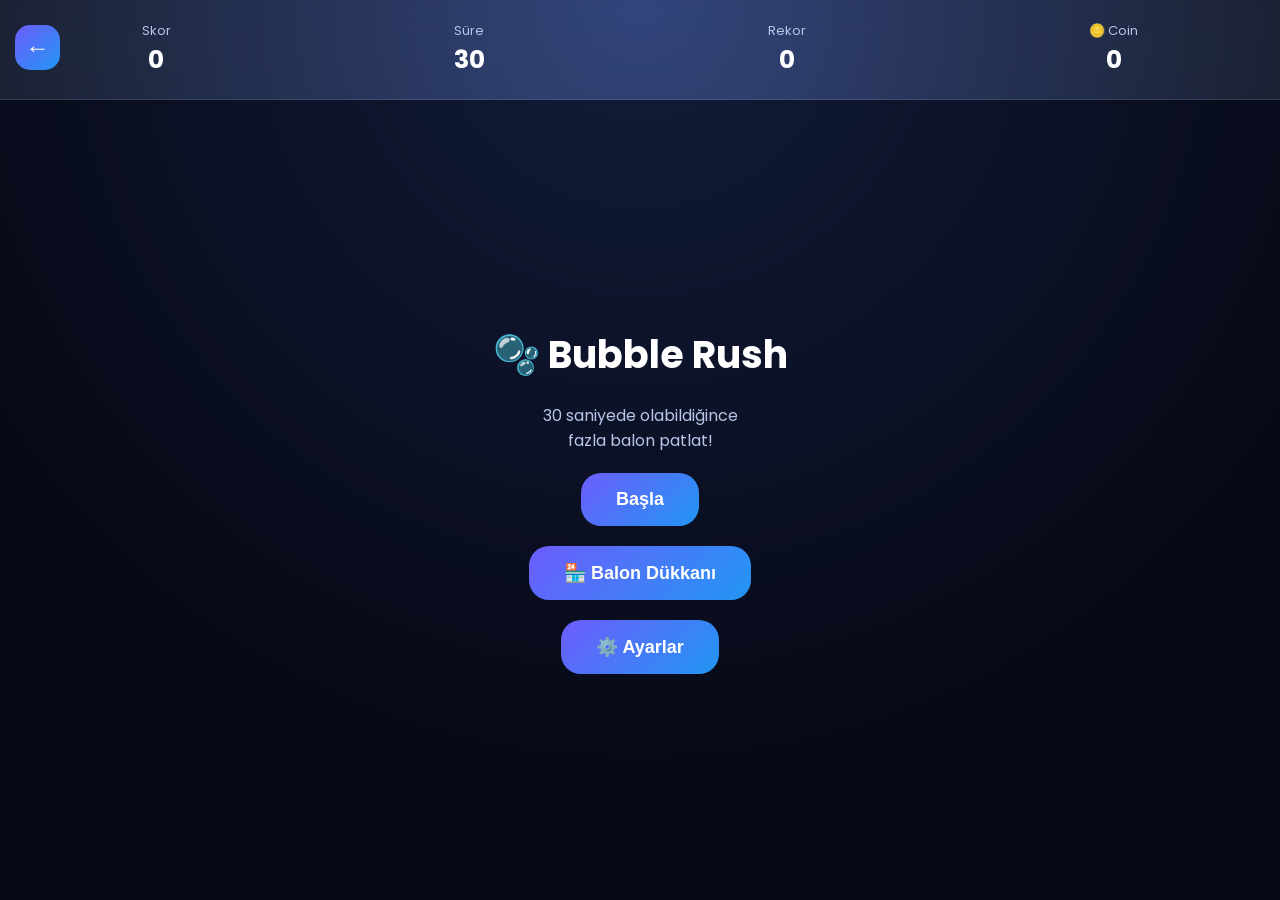
<file: games/bubble.html>
<!DOCTYPE html>
<html lang="tr">
<head>

<meta charset="UTF-8">

<meta name="viewport" content="width=device-width, initial-scale=1.0">

<title>Bubble Rush</title>


<link href="https://fonts.googleapis.com/css2?family=Poppins:wght@400;600;700;800&display=swap" rel="stylesheet">


<style>


*{

margin:0;
padding:0;
box-sizing:border-box;

}


body{

font-family:'Poppins',sans-serif;

min-height:100vh;

overflow:hidden;

color:white;


background:

radial-gradient(
circle at top,
#273b75,
#080d18 70%
);

}



.game-header{


height:100px;

display:flex;

justify-content:space-around;

align-items:center;

background:

rgba(255,255,255,.06);

backdrop-filter:blur(15px);

border-bottom:

1px solid rgba(255,255,255,.1);


}


.stat{

text-align:center;

}


.stat span{

display:block;

font-size:13px;

color:#b8c5e8;

}


.stat strong{

font-size:25px;

}



#gameArea{


position:relative;

height:calc(100vh - 100px);

overflow:hidden;


}



.bubble{


position:absolute;

border-radius:50%;

cursor:pointer;


display:flex;

align-items:center;

justify-content:center;


background:

linear-gradient(
135deg,
#6d5dfc,
#2196f3
);


box-shadow:

0 0 25px rgba(80,160,255,.7);


animation:

float 5s linear infinite;


}



.bubble:active{


transform:scale(.8);


}



@keyframes float{


from{

transform:translateY(120vh);

}


to{

transform:translateY(-150px);

}


}



.start-screen{


position:absolute;

inset:0;

display:flex;

align-items:center;

justify-content:center;

flex-direction:column;

gap:20px;


background:

rgba(5,8,20,.6);


z-index:10;


}



.start-screen h1{


font-size:38px;


}



.start-screen p{


color:#b8c5e8;

text-align:center;

}



button{


border:none;

padding:16px 35px;

border-radius:20px;

font-size:18px;

font-weight:700;

cursor:pointer;

color:white;


background:

linear-gradient(
135deg,
#6d5dfc,
#2196f3
);


}



.end-card{


display:none;

position:absolute;

inset:0;

background:

rgba(5,8,20,.85);


z-index:20;


align-items:center;

justify-content:center;

flex-direction:column;

gap:15px;


text-align:center;


}



.end-card h2{

font-size:35px;

}



.record{

color:#87c9ff;

font-weight:700;

}

.back-btn{

position:absolute;

left:15px;

top:25px;

width:45px;

height:45px;

border-radius:15px;

padding:0;

font-size:24px;

z-index:50;

}


.game-header{

position:relative;

}


#musicBtn{

background:

rgba(255,255,255,.12);

font-size:15px;

padding:12px 25px;

}

.settings-card{


display:none;


position:absolute;

inset:0;


background:

rgba(5,8,20,.9);


z-index:30;


align-items:center;

justify-content:center;

flex-direction:column;


gap:20px;


text-align:center;


}


.settings-card h2{

font-size:32px;

}



.settings-card button{


min-width:180px;

}

.danger-time{

color:#ff5252;

animation:pulse .5s infinite alternate;

}


@keyframes pulse{

from{

transform:scale(1);

}

to{

transform:scale(1.15);

}

}

.shop-card{


display:none;


position:absolute;

inset:0;


background:

rgba(5,8,20,.95);


z-index:40;


align-items:center;

justify-content:center;

flex-direction:column;


gap:20px;


text-align:center;


}



.shop-items{


display:grid;


grid-template-columns:repeat(2,130px);


gap:15px;


}



.shop-items button{


height:120px;

font-size:16px;

}

/* =====================
BUBBLE STYLES
===================== */



.bubble.neon{


background:

linear-gradient(
135deg,
#ff00cc,
#3333ff
);


box-shadow:

0 0 35px #ff00cc;


}




.bubble.fire{


background:

linear-gradient(
135deg,
#ff9800,
#ff1744
);


box-shadow:

0 0 40px #ff5722;


}





.bubble.crystal{


background:

linear-gradient(
135deg,
#00e5ff,
#651fff
);



box-shadow:

0 0 40px #00e5ff;


}




</style>


</head>


<body>


<header class="game-header">

    <button class="back-btn" onclick="goBack()">
←
</button>


<div class="stat">

<span>Skor</span>

<strong id="score">
0
</strong>

</div>


<div class="stat">

<span>Süre</span>

<strong id="time">
30
</strong>

</div>



<div class="stat">

<span>Rekor</span>

<strong id="high">
0
</strong>

</div>

<div class="stat">

<span>
🪙 Coin
</span>

<strong id="coin">
0
</strong>

</div>

</header>




<div id="gameArea">


<div class="start-screen" id="startScreen">


<h1>
🫧 Bubble Rush
</h1>


<p>
30 saniyede olabildiğince<br>
fazla balon patlat!
</p>


<button onclick="startGame()">
Başla
</button>
<button onclick="openShop()">
🏪 Balon Dükkanı
</button>
<button onclick="openSettings()">
⚙️ Ayarlar
</button>

</div>



<div class="end-card" id="endCard">


<h2>
Oyun Bitti
</h2>


<h3>
Skor:
<span id="finalScore">
0
</span>
</h3>


<p class="record" id="recordText">

</p>


<button onclick="location.reload()">
Tekrar Oyna
</button>


</div>

<div class="settings-card" id="settingsCard">


<h2>
⚙️ Ayarlar
</h2>


<p>
🎵 Oyun Müziği
</p>


<button onclick="toggleMusicSetting()" id="musicSetting">

Açık

</button>



<br><br>


<button onclick="closeSettings()">

Kaydet

</button>


</div>

<div class="shop-card" id="shopCard">


<h2>
🏪 Bubble Shop
</h2>


<p>
Coin:
🪙 <span id="shopCoin">0</span>
</p>



<div class="shop-items">


<button onclick="buyBubble('normal')">

🫧
<br>
Standart

<br>
Ücretsiz

</button>



<button onclick="buyBubble('neon')">

🌈
<br>
Neon Balon

<br>
100 🪙

</button>




<button onclick="buyBubble('fire')">

🔥
<br>
Ateş Balonu

<br>
250 🪙

</button>



<button onclick="buyBubble('crystal')">

💎
<br>
Kristal Balon

<br>
500 🪙

</button>



</div>


<br>


<button onclick="closeShop()">

Kapat

</button>



</div>


</div>






<script>


let score=0;

let time=30;

let combo=0;

let gameStarted=false;

let timer;

let difficultySpeed = 1;

let bubbleSpawner = null;
let gameRunning = false;


let highScore=

localStorage.getItem("bubbleHighScore") || 0;


document.getElementById("high").innerText=highScore;



const area=document.getElementById("gameArea");



function startGame(){


gameStarted=true;
gameRunning=true;
startMusic();


document.getElementById("startScreen").style.display="none";
document.querySelector(".back-btn").style.display="none";


timer=setInterval(()=>{


time--;


document.getElementById("time").innerText=time;

let timeElement=
document.getElementById("time");


if(time<=5){

timeElement.classList.add(
"danger-time"
);

}

else{

timeElement.classList.remove(
"danger-time"
);

}

// Zorluk sistemi

if(time > 20){

    difficultySpeed = 1;

}


else if(time > 10){

    difficultySpeed = 1.5;

}


else if(time > 5){

    difficultySpeed = 2;

}


else{

    difficultySpeed = 2.5;

}



if(time<=0){

endGame();

}


},1000);



let bubbleSpawner;


bubbleSpawner=setInterval(()=>{

if(gameRunning){

createBubble();

}

},500);



}





function createBubble(){


if(!gameRunning) return;


let bubble=document.createElement("div");


bubble.className="bubble";
bubble.classList.add(
bubbleStyle
);
bubble.style.zIndex="5";
bubble.style.pointerEvents="auto";



let size=Math.random()*45+35;


bubble.style.width=size+"px";

bubble.style.height=size+"px";


bubble.style.left=

Math.random()*(window.innerWidth-size)+"px";



let speed =
(Math.random()*3+3)
/ difficultySpeed;


bubble.style.animationDuration=speed+"s";



bubble.addEventListener("pointerdown",function(e){


e.preventDefault();


score+=10;


combo++;


if(combo>=5){

score+=20;

}



document.getElementById("score").innerText=score;


bubble.style.transform="scale(0)";


setTimeout(()=>{

bubble.remove();

},100);


});



area.appendChild(bubble);



setTimeout(()=>{


bubble.remove();


},6000);



}





function endGame(){


gameStarted=false;

gameRunning=false;


clearInterval(timer);
clearInterval(bubbleSpawner);

document.querySelector(".back-btn").style.display="block";
document.querySelectorAll(".bubble")
.forEach(b=>b.remove());



document.getElementById("finalScore").innerText=score;
addCoins();
document.getElementById("coin").innerText=coins;


let record=document.getElementById("recordText");



if(score>highScore){


localStorage.setItem(
"bubbleHighScore",
score
);


record.innerText=
"🏆 Yeni Rekor!";


}

else{


record.innerText=
"En yüksek skor: "+highScore;


}



document.getElementById("endCard")
.style.display="flex";


}


// =============================
// BUBBLE RUSH GAME MUSIC
// =============================


let musicContext;
let musicPlaying=false;
let musicTimer;


const melody=[

261.63,
329.63,
392.00,
523.25,
392.00,
329.63,
293.66,
349.23

];


let noteIndex=0;



function startMusic(){


if(musicPlaying) return;



musicContext =
new AudioContext();



musicPlaying=true;



musicTimer=setInterval(()=>{


playNote(
melody[noteIndex]
);


noteIndex++;


if(noteIndex>=melody.length){

noteIndex=0;

}



},350);



}



function playNote(freq){


if(!musicContext) return;



let osc =
musicContext.createOscillator();


let gain =
musicContext.createGain();



osc.type="square";


osc.frequency.value=freq;



gain.gain.value=0.025;



osc.connect(gain);


gain.connect(
musicContext.destination
);



osc.start();



gain.gain.exponentialRampToValueAtTime(

0.001,

musicContext.currentTime+0.25

);



osc.stop(
musicContext.currentTime+0.25
);



}




function stopMusic(){


clearInterval(musicTimer);


if(musicContext){

musicContext.close();

}


musicPlaying=false;


}



function toggleMusic(){



if(musicPlaying){


stopMusic();


document.getElementById("musicBtn").innerText=
"🎵 Müziği Aç";


}

else{


startMusic();


document.getElementById("musicBtn").innerText=
"🔇 Müziği Kapat";


}



}

function goBack(){

if(gameRunning){

return;

}


window.location.href="../mola.html";

}

// =================================
// COIN SYSTEM
// =================================


let coins =
Number(localStorage.getItem("bubbleCoins"))
||0;



document.getElementById("coin").innerText=coins;



function addCoins(){


let earned =
Math.floor(score/10);



coins+=earned;



localStorage.setItem(
"bubbleCoins",
coins
);



}

// =================================
// SETTINGS
// =================================



let musicEnabled =
localStorage.getItem(
"bubbleMusic"
);



if(musicEnabled===null){

musicEnabled="true";

}



function openSettings(){


document.getElementById(
"settingsCard"
)
.style.display="flex";


}



function closeSettings(){


document.getElementById(
"settingsCard"
)
.style.display="none";


}



function toggleMusicSetting(){



if(musicEnabled==="true"){


musicEnabled="false";


document.getElementById(
"musicSetting"
).innerText="Kapalı";


}

else{


musicEnabled="true";


document.getElementById(
"musicSetting"
).innerText="Açık";


}



localStorage.setItem(
"bubbleMusic",
musicEnabled
);



}

// =================================
// BUBBLE SHOP SYSTEM
// =================================



let bubbleStyle =
localStorage.getItem(
"bubbleStyle"
)
||
"normal";



let ownedStyles =
JSON.parse(
localStorage.getItem(
"ownedStyles"
)
)
||
[
"normal"
];





function openShop(){


document.getElementById(
"shopCard"
)
.style.display="flex";


document.getElementById(
"shopCoin"
)
.innerText=coins;


}




function closeShop(){


document.getElementById(
"shopCard"
)
.style.display="none";


}




function buyBubble(style){



let prices={


normal:0,

neon:100,

fire:250,

crystal:500


};



let price=
prices[style];





if(
ownedStyles.includes(style)
){


bubbleStyle=style;


localStorage.setItem(
"bubbleStyle",
style
);


alert(
"Aktif balon değiştirildi!"
);


return;


}




if(coins < price){


alert(
"Yeterli coin yok!"
);


return;


}




coins-=price;



localStorage.setItem(
"bubbleCoins",
coins
);




ownedStyles.push(style);



localStorage.setItem(

"ownedStyles",

JSON.stringify(ownedStyles)

);



bubbleStyle=style;



localStorage.setItem(
"bubbleStyle",
style
);



document.getElementById(
"shopCoin"
)
.innerText=coins;



alert(
"Yeni balon açıldı!"
);


}



</script>


</body>

</html>
</file>
<file: style/araclar.css>
/* ========================================== */
/* TEMA DEĞİŞKENLERİ (AÇIK TEMA)             */
/* ========================================== */
:root, [data-theme="light"] {
    --bg-main: #f8fafc;          /* Açık gri/beyaz arka plan */
    --bg-surface: #ffffff;       /* Kartlar ve header için beyaz */
    --border-color: #e2e8f0;     /* Açık gri çizgiler */
    --text-primary: #0f172a;     /* Koyu lacivert/siyah yazılar */
    --text-secondary: #64748b;   /* Gri açıklama yazıları */
    --nav-active: #818cf8;
    
    /* Sabit Renkler */
    --color-purple: #818cf8;
    --color-blue: #3b82f6;
    --color-green: #10b981;
    --color-orange: #f59e0b;
}

/* KOYU TEMA (Dark Mode) RENKLERİ */
[data-theme="dark"] {
    --bg-main: #0b0f19;          /* Derin siyah/lacivert arka plan */
    --bg-surface: #111827;       /* Koyu gri kartlar ve header */
    --border-color: #1f2937;     /* Koyu gri çizgiler */
    --text-primary: #f1f5f9;     /* Beyaz yazılar */
    --text-secondary: #9ca3af;   /* Açık gri açıklama yazıları */
    --nav-active: #a5b4fc;
}

/* Modern Sıfırlamalar */
* {
    margin: 0;
    padding: 0;
    box-sizing: border-box;
    font-family: -apple-system, BlinkMacSystemFont, 'Segoe UI', Roboto, Helvetica, Arial, sans-serif;
    -webkit-tap-highlight-color: transparent;
    transition: background-color 0.3s ease, border-color 0.3s ease, color 0.3s ease; /* Temalar arası yumuşak geçiş */
}

body {
    background-color: var(--bg-main);
    color: var(--text-primary);
    display: flex;
    flex-direction: column;
    min-height: 100vh; /* height yerine min-height */
    overflow-x: hidden;
    overflow-y: auto; /* Dikey kaydırmaya izin ver */
}

/* Şık Üst Başlık (Header) */
.app-header {
    background-color: var(--bg-surface);
    height: 60px;
    padding: 0 20px;
    display: flex;
    align-items: center;
    justify-content: space-between;
    border-bottom: 1px solid var(--border-color);
    position: fixed;
    top: 0;
    width: 100%;
    z-index: 100;
}

.app-header h1 {
    font-size: 18px;
    font-weight: 700;
    color: var(--text-primary);
    letter-spacing: 0.5px;
}

.header-right-actions {
    display: flex;
    align-items: center;
    gap: 8px;
}

/* Buton Stilleri */
.back-btn, .profile-shortcut-btn, .theme-btn {
    background: none;
    border: none;
    color: var(--text-secondary);
    font-size: 20px;
    cursor: pointer;
    width: 35px;
    height: 35px;
    display: flex;
    align-items: center;
    justify-content: center;
}

.back-btn:active, .profile-shortcut-btn:active, .theme-btn:active {
    color: var(--color-purple);
}

/* Ana İçerik */
/* Ana İçerik Güncellemesi */
.app-content {
    flex: 1;
    margin-top: 0px;
    padding: 20px 20px 100px 20px; /* Üst: 20px, Sağ: 20px, Alt: 100px (Menü payı), Sol: 20px */
    overflow-y: auto;
    -webkit-overflow-scrolling: touch; /* Mobilde akıcı kaydırma desteği */
}

/* Ekran Geçiş Dinamikleri */
.app-screen {
    display: none;
}

.app-screen.active {
    display: flex;
    flex-direction: column;
    animation: slideUp 0.3s cubic-bezier(0.4, 0, 0.2, 1);
}

/* ========================================== */
/* ANA SAYFA (DASHBOARD) STİLLERİ             */
/* ========================================== */
.welcome-section {
    margin-bottom: 25px;
    margin-top: 5px;
}

.welcome-section h2 {
    font-size: 24px;
    font-weight: 700;
    color: var(--text-primary);
}

.welcome-section p {
    color: var(--text-secondary);
    font-size: 14px;
    margin-top: 4px;
}

.dashboard-grid {
    display: flex;
    flex-direction: column;
    gap: 16px;
    padding-bottom: 20px; /* Son kartın menü altında kalmaması için güvenlik alanı */
}

/* Modern Buton Kartı Tasarımı */
.dash-card {
    background-color: var(--bg-surface);
    border: 1px solid var(--border-color);
    border-radius: 16px;
    padding: 16px;
    display: flex;
    align-items: center;
    cursor: pointer;
    position: relative;
    box-shadow: 0 4px 6px -1px rgba(0, 0, 0, 0.05);
}

.dash-card:active {
    transform: scale(0.97);
    background-color: var(--border-color);
}

.card-icon {
    width: 48px;
    height: 48px;
    border-radius: 12px;
    display: flex;
    align-items: center;
    justify-content: center;
    font-size: 20px;
    margin-right: 16px;
}

/* İkon Renk Varyasyonları */
.icon-purple { background-color: rgba(129, 140, 248, 0.15); color: var(--color-purple); }
.icon-blue { background-color: rgba(59, 130, 246, 0.15); color: var(--color-blue); }
.icon-green { background-color: rgba(16, 185, 129, 0.15); color: var(--color-green); }
.icon-orange { background-color: rgba(245, 158, 11, 0.15); color: var(--color-orange); }

.card-info {
    flex: 1;
}

.card-info h3 {
    font-size: 16px;
    font-weight: 600;
    color: var(--text-primary);
}

.card-info p {
    font-size: 12px;
    color: var(--text-secondary);
    margin-top: 2px;
}

.dash-card .arrow {
    color: var(--text-secondary);
    font-size: 14px;
}

/* İç Sayfalar İçin Geçici Alan Tasarımı */
.inner-placeholder {
    display: flex;
    flex-direction: column;
    align-items: center;
    justify-content: center;
    padding: 60px 20px;
    color: var(--text-secondary);
    text-align: center;
}

.inner-placeholder i {
    font-size: 50px;
    margin-bottom: 15px;
    color: var(--border-color);
}

/* ========================================== */
/* POMODORO EKRANI STİLLERİ                   */
/* ========================================== */
.pomodoro-container {
    display: flex;
    flex-direction: column;
    align-items: center;
    padding-top: 20px;
}

.pomodoro-modes {
    display: flex;
    background-color: var(--bg-surface);
    padding: 4px;
    border-radius: 25px;
    margin-bottom: 35px;
    border: 1px solid var(--border-color);
}

.mode-btn {
    background: none;
    border: none;
    color: var(--text-secondary);
    padding: 8px 20px;
    font-size: 13px;
    font-weight: 600;
    border-radius: 20px;
    cursor: pointer;
}

.mode-btn.active {
    background-color: var(--color-purple);
    color: #ffffff;
}

.timer-circle {
    width: 230px;
    height: 230px;
    border-radius: 50%;
    border: 4px solid var(--border-color);
    border-top-color: var(--color-purple);
    display: flex;
    align-items: center;
    justify-content: center;
    margin-bottom: 40px;
}

#timer-display {
    font-size: 54px;
    font-weight: 700;
    color: var(--text-primary);
}

.timer-controls {
    display: flex;
    gap: 12px;
    width: 100%;
    max-width: 280px;
}

.control-btn {
    flex: 1;
    border: none;
    padding: 14px;
    font-size: 14px;
    font-weight: 600;
    border-radius: 12px;
    cursor: pointer;
    display: flex;
    align-items: center;
    justify-content: center;
    gap: 6px;
}

.control-btn.start { background-color: var(--color-green); color: white; }
.control-btn.pause { background-color: var(--color-orange); color: white; }
.control-btn.reset { background-color: var(--border-color); color: var(--text-secondary); }

[data-theme="dark"] .control-btn.reset { background-color: #1f2937; color: #9ca3af; }

.hidden { display: none !important; }

@keyframes slideUp {
    from { opacity: 0; transform: translateY(15px); }
    to { opacity: 1; transform: translateY(0); }
}

/* ========================================== */
/* POMODORO SÜRE AYARLAMA PANELİ STİLLERİ     */
/* ========================================== */
.pomodoro-settings-toggle {
    margin-top: 25px;
}

.settings-toggle-btn {
    background: none;
    border: none;
    color: var(--text-secondary);
    font-size: 14px;
    font-weight: 500;
    cursor: pointer;
    display: flex;
    align-items: center;
    gap: 6px;
}

.settings-toggle-btn:active {
    color: var(--color-purple);
}

.pomodoro-settings {
    background-color: var(--bg-surface);
    border: 1px solid var(--border-color);
    border-radius: 14px;
    padding: 16px;
    margin-top: 15px;
    width: 100%;
    max-width: 280px;
    display: flex;
    flex-direction: column;
    gap: 12px;
    box-shadow: 0 4px 12px rgba(0, 0, 0, 0.05);
    animation: slideUp 0.2s ease;
}

.settings-group {
    display: flex;
    align-items: center;
    justify-content: space-between;
}

.settings-group label {
    font-size: 13px;
    font-weight: 600;
    color: var(--text-primary);
}

.settings-group input {
    background-color: var(--bg-main);
    border: 1px solid var(--border-color);
    color: var(--text-primary);
    padding: 6px 10px;
    border-radius: 8px;
    width: 70px;
    text-align: center;
    font-size: 14px;
    font-weight: 600;
}

.settings-group input:focus {
    outline: none;
    border-color: var(--color-purple);
}

.save-settings-btn {
    background-color: var(--color-purple);
    color: white;
    border: none;
    padding: 10px;
    border-radius: 8px;
    font-size: 13px;
    font-weight: 600;
    cursor: pointer;
    transition: transform 0.1s ease;
}

.save-settings-btn:active {
    transform: scale(0.97);
}

/* ========================================== */
/* MOBİL BİLDİRİM (TOAST TOAST) STİLLERİ      */
/* ========================================== */
.toast-container {
    position: fixed;
    bottom: 30px;
    left: 50%;
    transform: translateX(-50%);
    z-index: 9999;
    display: flex;
    flex-direction: column;
    gap: 10px;
    width: 90%;
    max-width: 320px;
    pointer-events: none;
}

.toast-message {
    background-color: var(--text-primary);
    color: var(--bg-surface);
    padding: 12px 20px;
    border-radius: 25px;
    font-size: 13px;
    font-weight: 500;
    text-align: center;
    box-shadow: 0 10px 25px -5px rgba(0, 0, 0, 0.15);
    opacity: 0;
    transform: translateY(20px);
    transition: opacity 0.3s ease, transform 0.3s cubic-bezier(0.4, 0, 0.2, 1);
}

.toast-message.show {
    opacity: 1;
    transform: translateY(0);
}

/* ========================================== */
/* POMODORO TAM EKRAN (ZEN MODU) STİLLERİ     */
/* ========================================== */
.zen-toggle-btn {
    background: none;
    border: none;
    color: var(--text-secondary);
    font-size: 18px;
    cursor: pointer;
    margin-bottom: 15px;
    width: 40px;
    height: 40px;
    display: flex;
    align-items: center;
    justify-content: center;
    border-radius: 50%;
    background-color: var(--bg-surface);
    border: 1px solid var(--border-color);
    transition: transform 0.2s ease, color 0.2s ease;
}

.zen-toggle-btn:active {
    transform: scale(0.9);
    color: var(--color-purple);
}

/* Zen Modu Aktif Olduğunda Tetiklenecek Global Sınıflar */
body.zen-mode-active .app-header {
    transform: translateY(-100%);
    transition: transform 0.3s ease;
}

body.zen-mode-active .app-content {
    margin-top: 0px !important;
    padding-top: 40px !important;
    transition: margin-top 0.3s ease, padding-top 0.3s ease;
}

body.zen-mode-active .pomodoro-modes,
body.zen-mode-active .pomodoro-settings-toggle,
body.zen-mode-active #pomodoro-settings-panel {
    opacity: 0;
    pointer-events: none;
    visibility: hidden;
    height: 0;
    margin: 0 !important;
    padding: 0 !important;
    overflow: hidden;
    transition: opacity 0.2s ease, margin 0.2s ease, height 0.2s ease;
}

/* Geri kalan bileşenlerin akıcı animasyon geçişleri için */
.app-header, .app-content, .pomodoro-modes, .pomodoro-settings-toggle {
    transition: transform 0.3s ease, margin 0.3s ease, padding 0.3s ease, opacity 0.2s ease;
}

/* ========================================== */
/* DAKİKA & SANİYE AYAR YAN YANA DÜZENİ       */
/* ========================================== */
.settings-group-title {
    font-size: 12px;
    font-weight: 700;
    color: var(--text-secondary);
    text-transform: uppercase;
    letter-spacing: 0.5px;
    margin-top: 5px;
}

.settings-row {
    display: flex;
    gap: 12px;
    justify-content: space-between;
    margin-bottom: 5px;
}

.settings-sub-group {
    display: flex;
    align-items: center;
    gap: 6px;
    flex: 1;
}

.settings-sub-group label {
    font-size: 12px;
    font-weight: 500;
    color: var(--text-primary);
    white-space: nowrap;
}

.settings-sub-group input {
    background-color: var(--bg-main);
    border: 1px solid var(--border-color);
    color: var(--text-primary);
    padding: 6px 8px;
    border-radius: 8px;
    width: 100%;
    max-width: 60px;
    text-align: center;
    font-size: 14px;
    font-weight: 600;
}

.settings-sub-group input:focus {
    outline: none;
    border-color: var(--color-purple);
}











/* ========================================== */
/* DERS NOTLARI MODÜLÜ STİLLERİ              */
/* ========================================== */
.notes-wrapper {
    display: flex;
    flex-direction: column;
    gap: 20px;
    width: 100%;
    max-width: 480px;
    margin: 0 auto;
    padding-bottom: 30px;
}

.note-form-card {
    background-color: var(--bg-surface);
    border: 1px solid var(--border-color);
    border-radius: 16px;
    padding: 16px;
    box-shadow: 0 4px 12px rgba(0, 0, 0, 0.03);
}

.note-form-card h3 {
    font-size: 15px;
    font-weight: 700;
    margin-bottom: 12px;
    color: var(--text-primary);
    display: flex;
    align-items: center;
    gap: 8px;
}

.note-form-card .form-group {
    margin-bottom: 10px;
}

.note-form-card input,
.note-form-card textarea {
    width: 100%;
    background-color: var(--bg-main);
    border: 1px solid var(--border-color);
    color: var(--text-primary);
    padding: 12px;
    border-radius: 10px;
    font-size: 13px;
    font-weight: 500;
    transition: border-color 0.2s ease;
}

.note-form-card input:focus,
.note-form-card textarea:focus {
    outline: none;
    border-color: var(--color-purple);
}

.add-note-btn {
    width: 100%;
    background-color: var(--color-purple);
    color: white;
    border: none;
    padding: 12px;
    border-radius: 10px;
    font-size: 14px;
    font-weight: 600;
    cursor: pointer;
    display: flex;
    align-items: center;
    justify-content: center;
    gap: 8px;
    transition: transform 0.1s ease;
}

.add-note-btn:active {
    transform: scale(0.98);
}

.notes-header {
    display: flex;
    justify-content: space-between;
    align-items: center;
    margin-top: 5px;
}

.notes-header h4 {
    font-size: 14px;
    font-weight: 700;
    color: var(--text-secondary);
    display: flex;
    align-items: center;
    gap: 6px;
}

.notes-header .badge {
    background-color: var(--border-color);
    color: var(--text-secondary);
    font-size: 11px;
    font-weight: 700;
    padding: 4px 10px;
    border-radius: 12px;
}

.notes-list {
    display: flex;
    flex-direction: column;
    gap: 12px;
}

.notes-empty {
    text-align: center;
    padding: 30px 20px;
    color: var(--text-secondary);
}

.notes-empty i {
    font-size: 36px;
    margin-bottom: 10px;
    opacity: 0.4;
}

.notes-empty p {
    font-size: 12px;
    line-height: 1.5;
}

/* Not Kartı Tasarımı */
.note-item-card {
    background-color: var(--bg-surface);
    border: 1px solid var(--border-color);
    border-radius: 14px;
    padding: 14px;
    box-shadow: 0 2px 8px rgba(0, 0, 0, 0.02);
    display: flex;
    justify-content: space-between;
    align-items: flex-start;
    gap: 12px;
    animation: slideUp 0.25s ease;
}

.note-item-content {
    flex: 1;
}

.note-item-title {
    font-size: 14px;
    font-weight: 700;
    color: var(--text-primary);
    margin-bottom: 6px;
    word-break: break-word;
}

.note-item-body {
    font-size: 13px;
    color: var(--text-secondary);
    line-height: 1.5;
    white-space: pre-wrap;
    word-break: break-word;
}

.note-item-date {
    font-size: 10px;
    color: var(--text-secondary);
    opacity: 0.6;
    margin-top: 8px;
}

.btn-delete-note {
    background: none;
    border: none;
    color: var(--text-secondary);
    font-size: 15px;
    cursor: pointer;
    padding: 4px;
    border-radius: 6px;
    transition: color 0.2s ease, background-color 0.2s ease;
}

.btn-delete-note:hover {
    color: #ef4444;
    background-color: rgba(239, 68, 68, 0.05);
}

/* ========================================== */
/* SAMSUNG NOTES TARZI GELİŞMİŞ EDİTÖR        */
/* ========================================== */
.notes-wrapper {
    width: 100%;
    max-width: 540px;
    margin: 0 auto;
    padding-bottom: 20px;
}

.notes-action-bar {
    margin-bottom: 15px;
}

/* Editör Ana Yapısı */
.note-editor {
    display: flex;
    flex-direction: column;
    gap: 10px;
    animation: fadeIn 0.2s ease;
}

.editor-toolbar {
    display: flex;
    justify-content: space-between;
    align-items: center;
    background-color: var(--bg-surface);
    border: 1px solid var(--border-color);
    padding: 8px 12px;
    border-radius: 12px;
    gap: 8px;
}

.drawing-tools {
    display: flex;
    align-items: center;
    gap: 8px;
    background-color: var(--bg-main);
    padding: 4px 8px;
    border-radius: 20px;
    border: 1px solid var(--border-color);
}

.toolbar-btn {
    background: none;
    border: none;
    color: var(--text-secondary);
    width: 34px;
    height: 34px;
    border-radius: 50%;
    cursor: pointer;
    display: flex;
    align-items: center;
    justify-content: center;
    font-size: 14px;
    transition: all 0.2s ease;
}

.toolbar-btn:hover, .toolbar-btn.active {
    background-color: var(--border-color);
    color: var(--color-purple);
}

.toolbar-btn.text-danger { color: #ef4444; }
.toolbar-btn.text-success { color: #10b981; }

#input-paint-color {
    border: none;
    width: 24px;
    height: 24px;
    border-radius: 50%;
    cursor: pointer;
    background: none;
}

/* Dijital Kağıt Alanı */
.note-paper {
    position: relative;
    background-color: #ffffff; /* Gerçek kağıt beyazlığı */
    border: 1px solid #cbd5e1;
    border-radius: 16px;
    min-height: 450px;
    box-shadow: 0 10px 25px rgba(0, 0, 0, 0.05);
    overflow: hidden;
    display: flex;
    flex-direction: column;
}

/* Çizim Katmanı */
#note-canvas {
    position: absolute;
    top: 0;
    left: 0;
    width: 100%;
    height: 100%;
    z-index: 5;
    cursor: crosshair;
    pointer-events: none; /* Varsayılan olarak yazı yazma aktifken tıklamayı arkaya geçirsin */
}

.note-editor.draw-active #note-canvas {
    pointer-events: auto; /* Çizim aktifken tıklamaları canvas alsın */
}

/* Metin Katmanı */
#editor-textarea {
    width: 100%;
    flex: 1;
    background: transparent;
    border: none;
    resize: none;
    padding: 20px;
    font-size: 15px;
    line-height: 1.6;
    color: #1e293b; /* Kağıt üzerinde okunaklı koyu renk */
    font-family: inherit;
    z-index: 2;
}

#editor-textarea:focus {
    outline: none;
}

/* Eklenen Resimlerin Alanı */
.editor-image-holder {
    padding: 10px 20px 20px;
    display: flex;
    flex-wrap: wrap;
    gap: 10px;
    z-index: 3;
    background: transparent;
}

.editor-image-holder img {
    max-width: 100%;
    max-height: 150px;
    border-radius: 8px;
    object-fit: contain;
    border: 1px solid #e2e8f0;
}

/* Liste Kartları */
.note-item-card {
    background-color: var(--bg-surface);
    border: 1px solid var(--border-color);
    border-radius: 14px;
    padding: 14px;
    cursor: pointer;
    display: flex;
    justify-content: space-between;
    align-items: center;
    transition: transform 0.2s ease;
}

.note-item-card:not(:active):hover {
    transform: translateY(-2px);
}

.note-card-info {
    flex: 1;
}

.note-card-meta {
    display: flex;
    gap: 8px;
    font-size: 11px;
    color: var(--text-secondary);
    margin-top: 4px;
}

/* ========================================== */
/* ÇOKLU SAYFA VE DİNAMİK RESİM DÜZENLEME    */
/* ========================================== */
.note-title-input-wrapper input {
    width: 100%;
    background-color: var(--bg-surface);
    border: 1px solid var(--border-color);
    color: var(--text-primary);
    padding: 10px 16px;
    border-radius: 10px;
    font-size: 16px;
    font-weight: 700;
}

.notebook-pages-container {
    display: flex;
    flex-direction: column;
    gap: 20px;
    max-height: 65vh;
    overflow-y: auto;
    padding-right: 4px;
}

/* Her Bir Beyaz Sayfa (A4 Etkisi) */
.note-page-wrapper {
    position: relative;
    background-color: #ffffff;
    border: 1px solid #cbd5e1;
    border-radius: 12px;
    height: 500px; /* Standart sayfa yüksekliği */
    min-height: 500px;
    box-shadow: 0 4px 12px rgba(0, 0, 0, 0.04);
    overflow: hidden;
}

.note-page-wrapper .page-badge {
    position: absolute;
    bottom: 10px;
    right: 15px;
    font-size: 11px;
    color: #94a3b8;
    z-index: 10;
    pointer-events: none;
}

.note-page-canvas {
    position: absolute;
    top: 0;
    left: 0;
    width: 100%;
    height: 100%;
    z-index: 5;
    cursor: crosshair;
    pointer-events: none;
}

.note-editor.draw-active .note-page-canvas {
    pointer-events: auto;
}

.note-page-textarea {
    width: 100%;
    height: 100%;
    background: transparent;
    border: none;
    resize: none;
    padding: 20px;
    font-size: 15px;
    line-height: 1.6;
    color: #1e293b;
    font-family: inherit;
    z-index: 2;
    position: absolute;
    top: 0;
    left: 0;
}

.note-page-textarea:focus { outline: none; }

/* Akıllı Hareketli & Boyutlandırılabilir Resim Kartı */
.resizable-image-box {
    position: absolute;
    z-index: 8;
    cursor: move;
    border: 1px dashed transparent;
    padding: 2px;
}

.resizable-image-box.selected {
    border-color: var(--color-blue);
    background-color: rgba(59, 130, 246, 0.05);
}

.resizable-image-box img {
    width: 100%;
    height: 100%;
    object-fit: contain;
    pointer-events: none;
}

/* Köşedeki Boyutlandırma Noktası */
.image-resizer-handle {
    position: absolute;
    width: 10px;
    height: 10px;
    background-color: var(--color-blue);
    border: 1px solid white;
    border-radius: 50%;
    bottom: -5px;
    right: -5px;
    cursor: se-resize;
    display: none;
}

.resizable-image-box.selected .image-resizer-handle {
    display: block;
}

/* ========================================================================== */
/* SAMSUNG NOTES PRO - FORMATLAMA VE GELİŞMİŞ METİN-RESİM İLİŞKİSİ             */
/* ========================================================================== */
.text-format-toolbar {
    display: flex;
    align-items: center;
    gap: 10px;
    background-color: var(--bg-surface);
    border: 1px solid var(--border-color);
    padding: 6px 12px;
    border-radius: 10px;
    flex-wrap: wrap;
}

.format-btn {
    background: none;
    border: none;
    color: var(--text-secondary);
    width: 30px;
    height: 30px;
    border-radius: 6px;
    cursor: pointer;
    display: flex;
    align-items: center;
    justify-content: center;
    transition: all 0.2s ease;
}

.format-btn:hover {
    background-color: var(--bg-main);
    color: var(--text-primary);
}

.format-select {
    background-color: var(--bg-main);
    color: var(--text-primary);
    border: 1px solid var(--border-color);
    padding: 4px 8px;
    border-radius: 6px;
    font-size: 12px;
    cursor: pointer;
}

.text-color-picker-wrapper {
    display: flex;
    align-items: center;
    gap: 5px;
    background-color: var(--bg-main);
    padding: 2px 6px;
    border-radius: 6px;
    border: 1px solid var(--border-color);
}

#input-text-color {
    border: none;
    width: 20px;
    height: 20px;
    border-radius: 4px;
    cursor: pointer;
    background: none;
}

/* Yenilenen Zengin Sayfa Yapısı */
.note-page-wrapper {
    position: relative;
    background-color: #ffffff;
    border: 1px solid #cbd5e1;
    border-radius: 12px;
    min-height: 520px;
    height: auto; /* İçerik uzadıkça doğal taşmayı önlemek için esnek yapı */
    box-shadow: 0 4px 12px rgba(0, 0, 0, 0.04);
    padding: 20px;
    display: block;
}

/* Şeffaf Çizim Katmanı (En Üstte Yer Alır) */
.note-page-canvas {
    position: absolute;
    top: 0;
    left: 0;
    width: 100%;
    height: 100%;
    z-index: 5;
    cursor: crosshair;
    pointer-events: none; /* Metin yazarken tıklamayı alta geçirir */
}

.note-editor.draw-active .note-page-canvas {
    pointer-events: auto; /* Çizim modunda tıklamaları yakalar */
}

/* Yeni Nesil Zengin Metin Katmanı */
.note-page-rich-content {
    width: 100%;
    min-height: 480px;
    color: #1e293b;
    font-size: 15px;
    line-height: 1.6;
    outline: none;
    position: relative;
    z-index: 2;
    word-break: break-word;
}

/* Maddeli Liste Özelleştirmesi */
.note-page-rich-content ul {
    padding-left: 25px;
    margin-bottom: 10px;
}

/* Akıllı Resim Kutusu (Metinlerin Etrafından Akabilmesi İçin Float Yapısı) */
.resizable-image-box {
    display: block;
    position: relative;
    float: right; /* Resim sağa yaslanır, metinler solundan akar */
    margin: 10px 0 10px 15px;
    z-index: 4;
    border: 2px dashed transparent;
    padding: 3px;
    user-select: none;
}

/* Çizim modundayken resimlerin üzerindeki seçimi kaldır ve tıklamayı engelle */
.note-editor.draw-active .resizable-image-box {
    cursor: crosshair;
}

.resizable-image-box.selected {
    border-color: var(--color-blue);
    background-color: rgba(59, 130, 246, 0.03);
    cursor: move;
}

.resizable-image-box img {
    width: 100%;
    height: 100%;
    object-fit: contain;
    display: block;
    pointer-events: none;
}

.image-resizer-handle {
    position: absolute;
    width: 12px;
    height: 12px;
    background-color: var(--color-blue);
    border: 2px solid white;
    border-radius: 50%;
    bottom: -6px;
    right: -6px;
    cursor: se-resize;
    display: none;
    z-index: 10;
}

.resizable-image-box.selected .image-resizer-handle {
    display: block;
}

/* Sürükleme esnasında hedef sayfa vurgusu */
.note-page-wrapper.drag-hover {
    border: 2px dashed var(--color-purple);
    background-color: rgba(129, 140, 248, 0.02);
}

/* ========================================================================== */
/* WORD MANTIĞI & YAPIŞKAN ARAÇ ÇUBUĞU DESTEĞİ                                */
/* ========================================================================== */

/* Araç çubuklarını sabitleyen yapışkan kapsayıcı */
.editor-sticky-header-wrapper {
    position: sticky;
    top: 0;
    z-index: 100;
    background-color: var(--bg-main);
    display: flex;
    flex-direction: column;
    gap: 8px;
    padding-bottom: 10px;
    border-bottom: 1px solid var(--border-color);
}

.notebook-pages-container {
    display: flex;
    flex-direction: column;
    gap: 25px;
    max-height: calc(100vh - 210px); /* Ekran yüksekliğine göre dinamik taşma ayarı */
    overflow-y: auto;
    padding: 10px 4px;
}

/* Yenilenen Serbest Konumlu Sayfa Kapsayıcısı */
.note-page-wrapper {
    position: relative;
    background-color: #ffffff;
    border: 1px solid #cbd5e1;
    border-radius: 12px;
    min-height: 550px;
    height: 550px; /* Koordinat tutarlılığı için sayfalar sabit A4/Not kağıdı modundadır */
    box-shadow: 0 4px 12px rgba(0, 0, 0, 0.04);
    overflow: hidden; /* Resimlerin dışarı taşmasını önler */
}

/* Metin Katmanı */
.note-page-rich-content {
    width: 100%;
    height: 100%;
    color: #1e293b;
    font-size: 14px;
    line-height: 1.6;
    outline: none;
    padding: 20px;
    overflow-y: auto;
    position: absolute;
    top: 0;
    left: 0;
    z-index: 2;
    word-break: break-word;
}

/* Tam Özgür Konumlu Resim Kutusu (Absolute) */
.resizable-image-box {
    position: absolute; /* Float kaldırıldı, artık sayfa içinde özgürce gezer */
    z-index: 10;
    border: 2px dashed transparent;
    padding: 3px;
    user-select: none;
    display: inline-block;
}

.resizable-image-box.selected {
    border-color: var(--color-blue);
    background-color: rgba(59, 130, 246, 0.05);
}

.resizable-image-box img {
    width: 100%;
    height: 100%;
    object-fit: contain;
    display: block;
    pointer-events: none;
}

/* Çizim Katmanı */
.note-page-canvas {
    position: absolute;
    top: 0;
    left: 0;
    width: 100%;
    height: 100%;
    z-index: 6;
    pointer-events: none;
}

.note-editor.draw-active .note-page-canvas {
    pointer-events: auto;
    z-index: 15; /* Çizim modunda resimlerin de üstüne çıkabilmesi için */
}

/* ========================================================================== */
/* RESİM METİN AKIŞI VE SÜRÜKLENEN ALAN KORUMA DÜZENLEMELERİ                  */
/* ========================================================================== */

/* Resim kutusunun absolute katmandan çıkıp yazı akışına (Relative/Block) dahil edilmesi */
.note-page-wrapper .resizable-image-box {
    position: relative !important; /* Yazıların resmin altında kalmasını kesin olarak önler */
    top: auto !important;
    left: auto !important;
    clear: both;
    display: inline-block;
    vertical-align: top;
    margin: 12px 0;
    padding: 6px;
    border: 2px dashed #cbd5e1;
    border-radius: 8px;
    background-color: var(--bg-main);
    z-index: 5;
}

/* Resim yanındaki metinlerin kaymasını ve taşmasını engelleme */
.note-page-rich-content {
    display: block;
    overflow-y: auto;
    height: 100% !important;
    position: relative !important;
    z-index: 4 !important;
}

/* Resim kutusu seçildiğinde kenarlık vurgusu */
.resizable-image-box.selected {
    border-color: var(--color-purple) !important;
    box-shadow: 0 0 0 3px rgba(129, 140, 248, 0.2);
}

/* Resim eklendikten sonra gelen paragrafların resmin altından devam etmesi */
.note-page-rich-content div {
    clear: currentColor;
}

/* ========================================================================== */
/* YENİ SONSUZ SAYFA AKIŞI, ÇİZİM KİLİTLEME VE STİL MENÜSÜ STİLLERİ           */
/* ========================================================================== */

/* ========================================================================== */
/* GELİŞMİŞ MOBİL UYUMLU, MİNİMAL BOŞLUKLU DİJİTAL KAĞIT STİLLERİ             */
/* ========================================================================== */

.note-page-wrapper {
    position: relative !important;
    width: 100%;
    max-width: 800px;
    margin: 0 auto;
    height: 550px !important;
    overflow-y: auto !important;
    border: 1px solid #cbd5e1;
    border-radius: 12px;
    box-shadow: 0 4px 15px rgba(0,0,0,0.04);
}

/* Sayfa kenar boşlukları en aza indirildi (Yazı doğrudan kenardan başlar) */
.note-page-rich-content {
    position: relative;
    z-index: 3 !important;
    background: transparent !important;
    padding: 8px 12px !important; /* Üst/Alt 8px, Sağ/Sol 12px yapıldı */
    min-height: 100%;
    height: auto !important;
    outline: none;
    box-sizing: border-box;
}

/* Çizim modunda metin seçimini ve imleci tamamen kapatan sınıf */
.note-page-rich-content.drawing-mode-active {
    user-select: none !important;
    -webkit-user-select: none !important;
    cursor: crosshair !important;
}

/* Çizim modunda resimlerin üstüne çizgi çekilebilmesi için kısıtlamayı kaldırıyoruz */
.note-editor.draw-active .resizable-image-box {
    pointer-events: auto !important;
}

.note-page-canvas {
    position: absolute !important;
    top: 0 !important;
    left: 0 !important;
    z-index: 4 !important; /* Çizim kalemi metnin ve resmin de üzerine çizebilsin diye z-index optimize edildi */
    background: transparent !important;
    pointer-events: none;
}

/* Sayfa Stili Açılır Menüsü - Mobil Tam Uyumlu Duruma Getirildi */
.page-style-dropdown {
    position: absolute;
    top: calc(100% + 8px);
    right: 0; /* Buton sağ köşesinden hizalanarak taşma önlendi */
    background-color: var(--bg-surface);
    border: 1px solid var(--border-color);
    border-radius: 12px;
    padding: 14px;
    width: 220px;
    box-shadow: 0 10px 25px rgba(0,0,0,0.15);
    z-index: 999;
    display: flex;
    flex-direction: column;
    gap: 8px;
    animation: slideUp 0.15s ease;
}

/* Mobil cihazlar ve küçük ekranlar için ekstra güvenlik kuralı */
@media screen and (max-width: 480px) {
    .page-style-dropdown {
        right: -50px; /* Mobilde ortalama payı */
        width: 200px;
    }
}

.page-style-dropdown.hidden {
    display: none !important;
}

.style-section-title {
    font-size: 11px;
    font-weight: 700;
    color: var(--text-secondary);
    text-transform: uppercase;
    letter-spacing: 0.5px;
    margin-bottom: 4px;
}

.style-color-grid {
    display: grid;
    grid-template-columns: repeat(4, 1fr);
    gap: 8px;
}

.style-color-btn {
    width: 36px;
    height: 36px;
    border-radius: 8px;
    border: none;
    cursor: pointer;
    transition: transform 0.1s ease;
}

.style-color-btn:hover {
    transform: scale(1.1);
}

.style-pattern-btn {
    display: flex;
    align-items: center;
    gap: 8px;
    width: 100%;
    padding: 8px 12px;
    background: var(--bg-main);
    border: 1px solid var(--border-color);
    color: var(--text-primary);
    border-radius: 8px;
    font-size: 13px;
    font-weight: 600;
    text-align: left;
    cursor: pointer;
}

.style-pattern-btn:hover {
    background: var(--border-color);
}

/* ========================================================================== */
/* KESİN ÇÖZÜM: BOŞLUK, SATIR VE RESİM DÜZENLEMELERİ                          */
/* ========================================================================== */

/* Sayfa Stili Butonunun Diğer Butonlarla Eşitlenmesi */
#btn-change-page-style.tool-btn {
    display: flex;
    align-items: center;
    gap: 8px;
    width: 100%;
    padding: 8px 12px;
    background: var(--bg-main);
    border: 1px solid var(--border-color);
    color: var(--text-primary);
    border-radius: 8px;
    font-size: 13px;
    font-weight: 600;
    text-align: left;
    cursor: pointer;
}
#btn-change-page-style.tool-btn:hover {
    background-color: var(--border-color);
    color: var(--color-purple);
}

/* Yazı ve Sayfa Kenarı Arasındaki Boşlukların Tamamen Sıfırlanması */
.note-page-rich-content {
    padding: 2px 4px !important; /* Üstten ve yanlardan boşluklar en aza indirildi */
    margin: 0 !important;
    line-height: 1.25 !important; /* Satır arası boşluklar ciddi oranda daraltıldı */
    outline: none !important;
    border: none !important;
}

/* Satır içi elementlerin (div, p, br) oluşturduğu ekstra boşlukları önleme */
.note-page-rich-content div, 
.note-page-rich-content p {
    margin: 0 !important;
    padding: 0 !important;
    line-height: 1.25 !important;
}


/* Sayfa Geçiş Animasyonları */
body {
    opacity: 1;
    transition: opacity 0.2s ease-in-out;
}

body.fade-out {
    opacity: 0;
}

/* --- LOGIN REMINDER BANNER --- */
.auth-banner {
    background: var(--bg-card, #ffffff);
    border: 1px solid rgba(239, 68, 68, 0.15);
    border-radius: 16px;
    margin: 16px;
    padding: 16px;
    box-shadow: 0 4px 15px rgba(0, 0, 0, 0.05);
    display: flex;
    flex-direction: column;
    gap: 12px;
    border-left: 4px solid #ef4444;
}
.banner-content {
    display: flex;
    gap: 12px;
    align-items: flex-start;
}
.banner-icon {
    font-size: 20px;
    color: #ef4444;
    margin-top: 2px;
}
.banner-text strong {
    font-size: 14px;
    font-weight: 700;
    color: var(--text-primary, #1e293b);
}
.banner-text p {
    font-size: 12px;
    color: var(--text-secondary, #64748b);
    margin: 2px 0 0 0;
    line-height: 1.4;
}
.banner-actions {
    display: flex;
    gap: 8px;
}
.banner-btn {
    flex: 1;
    padding: 8px 12px;
    border-radius: 8px;
    font-size: 12px;
    font-weight: 600;
    border: none;
    cursor: pointer;
    text-align: center;
}
.banner-btn.primary {
    background: #6366f1;
    color: #ffffff;
}
.banner-btn.secondary {
    background: rgba(99, 102, 241, 0.1);
    color: #6366f1;
}

/* --- AUTH MODAL (NATIVE SHEET LOOK) --- */
.auth-modal-overlay {
    position: fixed;
    top: 0;
    left: 0;
    right: 0;
    bottom: 0;
    background: rgba(0, 0, 0, 0.5);
    z-index: 2000;
    display: flex;
    align-items: flex-end;
    backdrop-filter: blur(4px);
    transition: opacity 0.3s ease;
}
.auth-modal-sheet {
    background: var(--bg-card, #ffffff);
    width: 100%;
    border-top-left-radius: 24px;
    border-top-right-radius: 24px;
    padding: 24px;
    box-sizing: border-box;
    max-height: 90vh;
    overflow-y: auto;
    animation: slideUp 0.3s cubic-bezier(0.1, 0.76, 0.55, 0.94);
}
@keyframes slideUp {
    from { transform: translateY(100%); }
    to { transform: translateY(0); }
}
.auth-sheet-header {
    display: flex;
    flex-direction: column;
    align-items: center;
    position: relative;
    margin-bottom: 20px;
}
.sheet-notch {
    width: 40px;
    height: 4px;
    background: #cbd5e1;
    border-radius: 2px;
    margin-bottom: 12px;
}
.close-auth-btn {
    position: absolute;
    right: 0;
    top: -5px;
    background: rgba(0, 0, 0, 0.05);
    border: none;
    width: 32px;
    height: 32px;
    border-radius: 50%;
    display: flex;
    align-items: center;
    justify-content: center;
    color: var(--text-primary);
}
.auth-tabs {
    display: flex;
    background: rgba(0,0,0,0.03);
    padding: 4px;
    border-radius: 12px;
    margin-bottom: 20px;
}
.auth-tab-btn {
    flex: 1;
    border: none;
    background: none;
    padding: 10px;
    font-size: 14px;
    font-weight: 600;
    color: var(--text-secondary);
    border-radius: 8px;
    cursor: pointer;
    transition: all 0.2s;
}
.auth-tab-btn.active {
    background: var(--bg-card, #ffffff);
    color: #6366f1;
    box-shadow: 0 2px 8px rgba(0,0,0,0.05);
}
.input-wrapper {
    position: relative;
    display: flex;
    align-items: center;
}
.input-icon {
    position: absolute;
    left: 14px;
    color: var(--text-secondary);
    font-size: 14px;
}
.input-wrapper input {
    width: 100%;
    padding: 12px 14px 12px 40px !important;
    border-radius: 10px;
    border: 1px solid var(--border-color, #e2e8f0);
    background: var(--bg-main, #f8fafc);
    color: var(--text-primary);
    font-size: 14px;
    box-sizing: border-box;
}
.auth-action-btn {
    width: 100%;
    padding: 14px;
    border-radius: 12px;
    border: none;
    background: #6366f1;
    color: #ffffff;
    font-weight: 700;
    font-size: 15px;
    cursor: pointer;
    margin-top: 15px;
}
.auth-divider {
    display: flex;
    align-items: center;
    text-align: center;
    margin: 20px 0;
    color: var(--text-secondary);
    font-size: 12px;
}
.auth-divider::before, .auth-divider::after {
    content: '';
    flex: 1;
    border-bottom: 1px solid var(--border-color, #e2e8f0);
}
.auth-divider span {
    padding: 0 10px;
}
.google-signin-btn {
    width: 100%;
    padding: 12px;
    border-radius: 12px;
    border: 1px solid var(--border-color, #e2e8f0);
    background: var(--bg-card, #ffffff);
    color: var(--text-primary);
    font-weight: 600;
    display: flex;
    align-items: center;
    justify-content: center;
    gap: 10px;
    cursor: pointer;
}
.google-icon {
    width: 18px;
    height: 18px;
}

/* --- SIGNED-IN USER PROFILE VIEW --- */
.profile-card-container {
    padding: 16px;
}
.guest-avatar {
    font-size: 64px;
    color: var(--text-secondary);
    margin-bottom: 15px;
}
.user-profile-header {
    display: flex;
    align-items: center;
    gap: 16px;
    padding: 16px 0;
    border-bottom: 1px solid var(--border-color, #e2e8f0);
    margin-bottom: 20px;
}
.profile-pic-wrapper img {
    width: 64px;
    height: 64px;
    border-radius: 50%;
    background: var(--bg-main, #f8fafc);
    border: 2px solid #6366f1;
}
.user-profile-meta h2 {
    font-size: 18px;
    font-weight: 700;
    margin: 0;
    color: var(--text-primary);
}
.user-profile-meta span {
    font-size: 13px;
    color: var(--text-secondary);
}
.profile-edit-section {
    background: var(--bg-main, #f8fafc);
    padding: 16px;
    border-radius: 16px;
    margin-bottom: 20px;
}
.profile-settings-menu {
    display: flex;
    flex-direction: column;
    gap: 10px;
}
.menu-item {
    display: flex;
    justify-content: space-between;
    align-items: center;
    padding: 14px 16px;
    background: var(--bg-card, #ffffff);
    border: 1px solid var(--border-color, #e2e8f0);
    border-radius: 12px;
    cursor: pointer;
}
.menu-item-left {
    display: flex;
    align-items: center;
    gap: 12px;
}
.menu-item i {
    font-size: 16px;
}
.menu-item.logout {
    color: #f59e0b;
}
.menu-item.danger {
    color: #ef4444;
}

/* Helpers */
.hidden {
    display: none !important;
}

/* Existing design structure is preserved, only colors are bound to CSS variables */
.auth-card {
    background: var(--bg-surface, #ffffff) !important;
    border: 1px solid var(--border-color, #f1f1f1) !important;
    color: var(--text-primary) !important;
}

.auth-card h2, .auth-card h3, .auth-card label {
    color: var(--text-primary) !important;
}

.auth-card p {
    color: var(--text-secondary) !important;
}

.auth-card input {
    background: var(--bg-main, #f8fafc) !important;
    border: 1px solid var(--border-color, #e2e8f0) !important;
    color: var(--text-primary) !important;
}

.auth-card input::placeholder {
    color: var(--text-secondary) !important;
    opacity: 0.7;
}

/* Profile area compatibility */
.profile-edit-section {
    background: var(--bg-surface, #ffffff) !important;
    border: 1px solid var(--border-color, #e2e8f0) !important;
    color: var(--text-primary) !important;
}

.profile-edit-section label {
    color: var(--text-secondary) !important;
}

.profile-edit-section input {
    background: var(--bg-main, #f8fafc) !important;
    border: 1px solid var(--border-color, #e2e8f0) !important;
    color: var(--text-primary) !important;
}

.user-profile-meta h2 {
    color: var(--text-primary) !important;
}

.user-profile-meta span {
    color: var(--text-secondary) !important;
}

/* ==========================================================================
   DIARY PASSCODE DARK MODE COMPATIBILITY
   ========================================================================== */
[data-theme="dark"] #screen-diary-login,
[data-theme="dark"] .screen-diary-login,
[data-theme="dark"] .diary-login-container {
    background-color: var(--bg-main) !important;
    color: var(--text-primary) !important;
}

[data-theme="dark"] .diary-pin-btn,
[data-theme="dark"] .diary-keypad-btn,
[data-theme="dark"] .diary-pin-key,
[data-theme="dark"] .diary-keyboard button,
[data-theme="dark"] .diary-keypad button,
[data-theme="dark"] .diary-num-btn,
[data-theme="dark"] .diary-lock-btn,
[data-theme="dark"] .pin-btn {
    background-color: var(--bg-surface) !important;
    color: var(--text-primary) !important;
    border-color: var(--border-color) !important;
}

[data-theme="dark"] .diary-pin-dot {
    background-color: var(--border-color) !important;
}

[data-theme="dark"] .diary-pin-dot.active {
    background-color: var(--color-purple, #818cf8) !important;
}

/* Kilitli Yükleme Ekranı Stilleri */
.lock-loader-overlay {
    position: fixed;
    top: 0;
    left: 0;
    width: 100%;
    height: 100%;
    background-color: #0f172a; /* Şifreli günlüğün arka plan rengiyle uyumlu */
    z-index: 100000;
    display: flex;
    justify-content: center;
    align-items: center;
    transition: opacity 0.5s ease;
}
.lock-loader-content {
    text-align: center;
    padding: 30px;
    max-width: 400px;
    width: 90%;
    color: #f8fafc;
}
.lock-icon-wrapper {
    font-size: 80px;
    color: #818cf8;
    margin-bottom: 24px;
    display: inline-block;
    transition: transform 0.3s ease;
}
.lock-icon-wrapper.locked {
    color: #34d399; /* Başarıyla kilitlendiğinde yeşile döner */
    transform: scale(1.1);
}
.lock-loader-title {
    font-size: 22px;
    font-weight: 700;
    margin-bottom: 12px;
    letter-spacing: 0.5px;
}
.lock-loader-text {
    font-size: 14px;
    color: #94a3b8;
    margin-bottom: 30px;
    line-height: 1.5;
}
.progress-bar-container {
    width: 100%;
    height: 6px;
    background-color: #1e293b;
    border-radius: 10px;
    overflow: hidden;
}
.progress-bar {
    width: 0%;
    height: 100%;
    background: linear-gradient(90deg, #818cf8, #34d399);
    border-radius: 10px;
    transition: width 0.1s linear;
}

/* Android Bottom Menü */
.android-nav-bar { position: fixed; bottom: 0; left: 0; width: 100%; height: 60px; background-color: var(--bg-surface); border-top: 1px solid var(--border-color); display: flex; justify-content: space-around; align-items: center; z-index: 999; }
.nav-item { display: flex; flex-direction: column; align-items: center; justify-content: center; text-decoration: none; color: var(--text-secondary); font-size: 12px; font-weight: 600; gap: 4px; width: 50%; height: 100%; }
.nav-item i { font-size: 18px; }
.nav-item.active { color: var(--nav-active); }

.black-ops-one-regular {
  font-family: "Black Ops One", system-ui;
  font-weight: 400;
  font-style: normal;
}

.poetsen-one-regular {
  font-family: "Poetsen One", sans-serif;
  font-weight: 400;
  font-style: normal;
}

/* Header'ı sabit (fixed) olmaktan çıkarıp sayfa akışına dahil ediyoruz */
.app-header {
    display: flex;
    align-items: center;
    justify-content: flex-start;
    padding: 15px 20px 5px 20px;
    background-color: transparent; /* Arka planı şeffaf yaparak sayfa ile bütünleştiriyoruz */
    position: relative;
    z-index: 10;
    gap: 12px;
}

/* Başlık stili */
#header-title {
    font-size: 20px;
    margin: 0;
}

/* Geri Butonu Stili */
.back-btn {
    background: none;
    border: none;
    font-size: 20px;
    cursor: pointer;
    color: inherit;
    padding: 5px 10px;
    display: flex;
    align-items: center;
    justify-content: center;
}

.back-btn.hidden {
    display: none !important;
}

/* İçerik alanının üst margin değerini 0 yapıyoruz */
.app-content {
    flex: 1;
    margin-top: 0; /* Boşluk kalmaması için 0 yapıldı */
    padding: 10px 20px 100px 20px;
    overflow-y: auto;
    -webkit-overflow-scrolling: touch;
}

/* ========================================== */
/* HEADER MOTİVASYON BAŞLIĞI STİLLERİ */
/* ========================================== */
#header-title {
    font-size: 0.95rem;
    font-weight: 700;
    font-style: italic;
    margin: 0;
    line-height: 1.35;
    letter-spacing: -0.2px;
    
    /* Soft ve Derli Toplu Geçiş Animasyonu */
    transition: opacity 0.35s ease, transform 0.35s ease;
    
    display: -webkit-box;
    -webkit-box-orient: vertical;
    overflow: hidden;
}

/* Animasyonlu Metin Değişim Sınıfı */
#header-title.fade-out {
    opacity: 0;
    transform: translateY(-6px);
}

/* Aydınlık Modda Net Okunabilir Koyu Yazı */
[data-theme="light"] #header-title,
body:not([data-theme="dark"]) #header-title {
    color: #0f172a !important;
}

/* Koyu Modda Göz Yormayan Yumuşak Beyaz */
[data-theme="dark"] #header-title {
    color: #bfc5cc !important; /* Saf beyaz yerine soft gri-beyaz */
    text-shadow: none !important; /* Varsa gölge parlamasını kaldırır */
}

/* Header Başlık Metninin Kesilmesini Önleme */
.app-header h1, 
.app-header #header-title {
    padding-right: 6px; /* İtalik harflerin ve 'I' harfinin sağdan kesilmesini önler */
    box-sizing: content-box;
    overflow: visible !important; /* Metnin dışa taşan kısmını görünür katar */
    white-space: normal; /* Gerektiğinde metni alt satıra kırmasını sağlar */
    word-break: keep-all; /* Kelimelerin ortadan bölünmesini engeller */
}

/* Artı (+) Butonunun Alt Menünün Üstünde Sabitlenmesi */
#fab-create-note {
    position: fixed !important;
    bottom: 75px !important; /* Alt menü 60px olduğu için buton 75px ile tam menünün üzerinde kalır */
    right: 20px !important;  /* Sağ kenardan ideal uzaklık */
    z-index: 9999 !important;/* Her zaman en üst katmanda görünmesi için */
    
    /* Buton boyutlandırması ve yuvarlak görünüm */
    width: 56px;
    height: 56px;
    border-radius: 50%;
    background-color: var(--color-purple, #818cf8);
    color: #ffffff;
    border: none;
    font-size: 28px;
    font-weight: bold;
    
    /* Gölge ve hizalama */
    display: flex;
    align-items: center;
    justify-content: center;
    box-shadow: 0 4px 12px rgba(0, 0, 0, 0.25);
    cursor: pointer;
    transition: transform 0.2s ease, background-color 0.2s ease;
}

/* Butona basılma efekti */
#fab-create-note:active {
    transform: scale(0.92);
}

/* Not listesi kapsayıcısına alt menü çakışmasını önlemek için güvenlik boşluğu */
#notes-grid-container {
    padding-bottom: 90px !important;
}
</file>
<file: style/sinavtarihistyle.css>
.calendar-header { display: flex; justify-content: space-between; padding: 20px; }
.exam-card { 
    background: var(--bg-surface); 
    border: 1px solid var(--border-color); 
    padding: 15px; 
    margin: 10px; 
    border-radius: 12px;
    display: flex;
    justify-content: space-between;
    align-items: center;
}
.countdown-text { font-weight: bold; color: var(--color-purple); }
.hidden { display: none !important; }

/* Sınav Takvimi: uygulama hissi veren ekleme alanı ve geri sayım kartları */
#screen-calendar { padding: 4px 2px 20px; }
.calendar-header { padding: 8px 4px 22px; align-items: center; gap: 16px; }
.calendar-header h2 { color: var(--text-primary); font-size: 25px; }
#btn-add-exam, #btn-save-exam { background: var(--color-purple); color: #fff; border: 0; border-radius: 14px; min-height: 46px; padding: 0 16px; font-weight: 700; cursor: pointer; box-shadow: 0 8px 18px rgba(129,140,248,.28); }
#exam-form-wrapper { background: var(--bg-surface); border: 1px solid var(--border-color); border-radius: 20px; padding: 18px; margin: 0 4px 18px; box-shadow: 0 10px 28px rgba(15,23,42,.06); animation: examFormIn .22s ease both; }
#exam-form-wrapper::before { content: "Yeni sınav"; display: block; color: var(--text-primary); font-size: 16px; font-weight: 750; margin-bottom: 4px; }
#exam-form-wrapper::after { content: "Sınav adını, tarihini ve saatini gir."; display: block; color: var(--text-secondary); font-size: 12px; margin: -1px 0 16px; }
#exam-form-wrapper input { display: block; width: 100%; min-height: 46px; border: 1px solid var(--border-color); border-radius: 12px; padding: 0 13px; margin: 10px 0; color: var(--text-primary); background: var(--bg-main); font-size: 14px; outline: 0; }
#exam-form-wrapper input:focus { border-color: var(--color-purple); box-shadow: 0 0 0 3px rgba(129,140,248,.13); }
#btn-cancel-exam { color: var(--text-secondary); background: transparent; border: 0; padding: 12px; margin-left: auto; font-weight: 700; cursor: pointer; }
#btn-save-exam { min-height: 42px; border-radius: 11px; box-shadow: none; }
#exam-form-wrapper { display: flex; flex-wrap: wrap; gap: 0 10px; }
#exam-form-wrapper::before, #exam-form-wrapper::after, #exam-form-wrapper input { flex-basis: 100%; }
#exams-list-container { display: flex; flex-direction: column; gap: 11px; }
.exam-card { margin: 0 4px; padding: 14px; gap: 12px; border-radius: 18px; box-shadow: 0 5px 15px rgba(15,23,42,.035); }
.exam-date-icon { display: grid; place-items: center; flex: 0 0 auto; width: 42px; height: 42px; border-radius: 13px; background: rgba(129,140,248,.13); color: var(--color-purple); }
.exam-card-content { flex: 1; min-width: 0; }.exam-card h3 { color: var(--text-primary); font-size: 15px; white-space: nowrap; overflow: hidden; text-overflow: ellipsis; margin-bottom: 6px; }.exam-date { color: var(--text-secondary); font-size: 12px; margin-bottom: 6px; }.countdown-text { font-size: 12px; }.exam-passed .countdown-text { color: var(--color-orange); }.exam-delete-button { width: 36px; height: 36px; border: 0; border-radius: 10px; color: var(--text-secondary); background: transparent; cursor: pointer; }.exam-delete-button:hover { color: #ef4444; background: rgba(239,68,68,.1); }
.exams-empty-state { text-align: center; margin: 0 4px; padding: 38px 20px; color: var(--text-secondary); border: 1px dashed var(--border-color); border-radius: 20px; }.exams-empty-state span { display:grid; place-items:center; width:48px; height:48px; margin:0 auto 12px; border-radius:16px; color:var(--color-purple); background:rgba(129,140,248,.13); font-size:20px; }.exams-empty-state h3 { color:var(--text-primary); font-size:16px; margin-bottom:5px; }.exams-empty-state p { font-size:13px; }
@keyframes examFormIn { from { opacity: 0; transform: translateY(-8px); } to { opacity: 1; transform: translateY(0); } }
@media (max-width: 420px) { .calendar-header h2 { font-size: 22px; } #btn-add-exam { width: 46px; padding: 0; font-size: 0; } #btn-add-exam i { font-size: 14px; } }


/* ========================================================================== */
/* MODERN MOBİL SINAV EKLEME VE ÇARK SEÇİCİ TASARIMI                         */
/* ========================================================================== */

#exam-form-wrapper {
    position: fixed;
    top: 0;
    left: 0;
    width: 100%;
    height: 100%;
    z-index: 2000;
    display: flex;
    align-items: flex-end;
    justify-content: center;
}

.mobile-sheet-overlay {
    position: absolute;
    top: 0;
    left: 0;
    width: 100%;
    height: 100%;
    background: rgba(0, 0, 0, 0.4);
    backdrop-filter: blur(4px);
}

.mobile-sheet-content {
    position: relative;
    width: 100%;
    max-width: 500px;
    background: var(--bg-surface);
    border-radius: 24px 24px 0 0;
    padding: 20px;
    box-shadow: 0 -8px 30px rgba(0, 0, 0, 0.15);
    z-index: 2001;
    animation: slideUp 0.3s ease-out;
}

@keyframes slideUp {
    from { transform: translateY(100%); }
    to { transform: translateY(0); }
}

.sheet-header {
    display: flex;
    flex-direction: column;
    align-items: center;
    margin-bottom: 20px;
}

.sheet-notch {
    width: 40px;
    height: 5px;
    background: var(--border-color);
    border-radius: 3px;
    margin-bottom: 10px;
}

.sheet-header h3 {
    font-size: 18px;
    color: var(--text-primary);
    font-weight: 600;
}

.input-group {
    margin-bottom: 16px;
    display: flex;
    flex-direction: column;
}

.input-group label {
    font-size: 13px;
    color: var(--text-secondary);
    margin-bottom: 6px;
    font-weight: 500;
}

.input-group input[type="text"] {
    padding: 12px 16px;
    border: 1px solid var(--border-color);
    background: var(--bg-main);
    color: var(--text-primary);
    border-radius: 12px;
    font-size: 15px;
    outline: none;
    transition: border-color 0.2s;
}

.input-group input[type="text"]:focus {
    border-color: var(--color-purple);
}

/* Modern Çark Düzeni */
.modern-picker-container {
    display: flex;
    flex-direction: column;
    gap: 12px;
}

.picker-wheel {
    display: flex;
    gap: 8px;
    background: var(--bg-main);
    padding: 10px;
    border-radius: 14px;
    border: 1px solid var(--border-color);
}

.picker-wheel select {
    flex: 1;
    padding: 10px;
    border: none;
    background: var(--bg-surface);
    color: var(--text-primary);
    font-size: 15px;
    font-weight: 600;
    border-radius: 10px;
    outline: none;
    cursor: pointer;
    text-align: center;
}

.sheet-actions {
    display: flex;
    gap: 12px;
    margin-top: 24px;
}

.sheet-actions button {
    flex: 1;
    padding: 14px;
    border-radius: 14px;
    font-size: 15px;
    font-weight: 600;
    cursor: pointer;
    border: none;
}

.btn-secondary {
    background: var(--bg-main);
    color: var(--text-secondary);
}

.btn-primary {
    background: var(--color-purple);
    color: white;
}
</file>
<file: style/noteditorstyle.css>
/* ==========================================================================
   RESET & SYSTEM STRUCTURAL HOOKS
   ========================================================================== */
* {
    box-sizing: border-box;
    -webkit-tap-highlight-color: transparent;
    -webkit-touch-callout: none;
    user-select: none;
}

html, body {
    margin: 0;
    padding: 0;
    width: 100%;
    height: 100%;
    background-color: #141416;
    font-family: -apple-system, BlinkMacSystemFont, "Segoe UI", Roboto, Helvetica, Arial, sans-serif;
    overflow: hidden;
}

.hidden-element {
    display: none !important;
}

/* ==========================================================================
   HOME DASHBOARD ("MY NOTES") VIEW STYLES
   ========================================================================== */
#home-dashboard-view {
    position: absolute;
    top: 0; left: 0; right: 0; bottom: 0;
    background-color: #1c1c1e;
    padding: 24px 20px;
    overflow-y: auto;
    -webkit-overflow-scrolling: touch;
    z-index: 10;
}

.dashboard-header {
    display: flex;
    justify-content: space-between;
    align-items: center;
    margin-bottom: 24px;
    padding-top: env(safe-area-inset-top);
}

.dashboard-header h1 {
    color: #ffffff;
    font-size: 28px;
    font-weight: 800;
    margin: 0;
}

.notes-count-badge {
    background-color: rgba(255, 255, 255, 0.1);
    color: #aeaeae;
    font-size: 13px;
    font-weight: 600;
    padding: 6px 14px;
    border-radius: 16px;
}

#empty-state-container {
    text-align: center;
    padding: 80px 20px;
    color: #8e8e93;
}

.empty-icon {
    font-size: 64px;
    margin-bottom: 16px;
}

#notes-grid-container {
    display: grid;
    grid-template-columns: repeat(auto-fill, minmax(160px, 1fr));
    gap: 16px;
    padding-bottom: 100px;
}

.note-card {
    background-color: #2c2c2e;
    border-radius: 16px;
    padding: 16px;
    position: relative;
    display: flex;
    flex-direction: column;
    justify-content: space-between;
    height: 150px;
    box-shadow: 0 4px 12px rgba(0,0,0,0.15);
    transition: transform 0.2s ease, background-color 0.2s;
}

.note-card:active {
    transform: scale(0.97);
    background-color: #3a3a3c;
}

.note-card-title {
    color: #ffffff;
    font-size: 16px;
    font-weight: 700;
    margin: 0 0 6px 0;
    white-space: nowrap;
    overflow: hidden;
    text-overflow: ellipsis;
    padding-right: 24px;
}

.note-card-preview {
    color: #8e8e93;
    font-size: 12px;
    line-height: 1.4;
    overflow: hidden;
    display: -webkit-box;
    -webkit-line-clamp: 4;
    -webkit-box-orient: vertical;
    flex-grow: 1;
    margin-bottom: 8px;
}

.note-card-preview * {
    display: inline;
    font-size: inherit;
    font-weight: inherit;
    color: inherit;
}

.note-card-date {
    color: #636366;
    font-size: 10px;
    font-weight: 600;
}

.note-card-delete-trigger {
    position: absolute;
    top: 12px; right: 12px;
    width: 28px; height: 28px;
    background-color: rgba(255, 69, 58, 0.15);
    color: #ff453a;
    border-radius: 50%;
    display: flex; align-items: center; justify-content: center;
    font-size: 12px; font-weight: bold;
    border: none;
    z-index: 5;
}

#fab-create-note {
    position: fixed;
    bottom: calc(30px + env(safe-area-inset-bottom));
    right: 24px;
    width: 60px; height: 60px;
    background-color: #0052cc;
    color: #ffffff;
    border-radius: 50%;
    border: none;
    font-size: 32px; font-weight: 300;
    display: flex; align-items: center; justify-content: center;
    box-shadow: 0 6px 20px rgba(0, 82, 204, 0.4);
    z-index: 99;
    transition: transform 0.2s;
}
#fab-create-note:active { transform: scale(0.92); }

/* ==========================================================================
   NOTE EDITOR INTEGRATED LAYER HEADERS
   ========================================================================== */
#note-editor-view {
    position: absolute;
    top: 0; left: 0; right: 0; bottom: 0;
    z-index: 20;
    background-color: #141416;
}

#editor-header-actions {
    position: absolute;
    top: 0; left: 0; right: 0;
    height: 60px;
    background-color: #1c1c1e;
    border-bottom: 1px solid rgba(255,255,255,0.08);
    display: flex;
    align-items: center;
    justify-content: space-between;
    padding: 0 16px;
    padding-top: env(safe-area-inset-top);
    z-index: 100;
}

.header-action-btn {
    background: transparent;
    border: none;
    color: #0052cc;
    font-size: 15px;
    font-weight: 600;
    padding: 8px 12px;
}
#btn-back-to-home { color: #8e8e93; }
.primary-save-trigger {
    background-color: #0052cc;
    color: #ffffff !important;
    border-radius: 8px;
    padding: 6px 16px;
}

#editor-current-title {
    color: #ffffff;
    font-weight: 700;
    font-size: 16px;
    max-width: 50%;
    white-space: nowrap;
    overflow: hidden;
    text-overflow: ellipsis;
}

/* ==========================================================================
   DOCUMENT VIEWPORT LAYOUT WRAPPER 
   ========================================================================== */
#note-container {
    position: absolute;
    top: 60px;
    left: 0; right: 0; bottom: 0;
    overflow-y: auto;
    overflow-x: hidden;
    -webkit-overflow-scrolling: touch;
    padding-bottom: 240px;
    transition: background-color 0.25s ease;
}

#scroll-content { position: relative; width: 100%; min-height: 100%; }
#paper-pattern-overlay { position: absolute; top: 0; left: 0; right: 0; bottom: 0; pointer-events: none; opacity: 0.25; }

/* Palette Matrix Details */
.theme-cream    { background-color: #F7EFE3; --line-color: #5a4f3f; }
.theme-beige    { background-color: #EEDCC5; --line-color: #5c4b37; }
.theme-gray     { background-color: #D6DBE1; --line-color: #3a414a; }
.theme-blue     { background-color: #C1D3E8; --line-color: #2b3e54; }
.theme-green    { background-color: #C6DECD; --line-color: #2d4535; }
.theme-lavender { background-color: #DACFE6; --line-color: #443557; }
.theme-pink     { background-color: #ECCED7; --line-color: #5c3541; }
.theme-brown    { background-color: #D2BCA4; --line-color: #4c3721; }

.paper-lines #paper-pattern-overlay { background-image: linear-gradient(var(--line-color) 1px, transparent 1px); background-size: 100% 28px; }
.paper-grid #paper-pattern-overlay { background-image: linear-gradient(var(--line-color) 1px, transparent 1px), linear-gradient(90deg, var(--line-color) 1px, transparent 1px); background-size: 28px 28px; }
.paper-dots #paper-pattern-overlay { background-image: radial-gradient(var(--line-color) 1.5px, transparent 1.5px); background-size: 24px 24px; }

#text-editor {
    position: relative; z-index: 1; width: 100%; min-height: 100vh; padding: 30px 24px;
    font-size: 16px; line-height: 1.75; color: #1a1a1a; outline: none;
    user-select: text; -webkit-user-select: text; word-wrap: break-word;
}
#text-editor[contenteditable="true"]:empty::before { content: attr(placeholder); color: #757575; font-style: italic; pointer-events: none; }
#text-editor ul, #text-editor ol { padding-left: 28px; margin: 10px 0; }

#drawing-canvas { position: absolute; top: 0; left: 0; width: 100%; height: 100%; z-index: 2; pointer-events: none; }
#object-layer { position: absolute; top: 0; left: 0; width: 100%; height: 100%; z-index: 3; pointer-events: none; }

.image-wrapper-node { position: absolute; display: inline-block; border: 2px dashed transparent; padding: 4px; cursor: move; pointer-events: auto; touch-action: none; will-change: transform, width, height, top, left; }
.image-wrapper-node.selected-node { border-color: #0052cc; background-color: rgba(0, 82, 204, 0.08); }
.image-wrapper-node img { display: block; width: 100%; height: 100%; object-fit: contain; pointer-events: none; }

.node-control-anchor { position: absolute; width: 32px; height: 32px; background-color: #0052cc; border: 2px solid #ffffff; border-radius: 50%; box-shadow: 0 3px 8px rgba(0,0,0,0.35); display: none; z-index: 10; }
.image-wrapper-node.selected-node .node-control-anchor { display: block; }
.anchor-br { bottom: -14px; right: -14px; }
.anchor-del { top: -14px; right: -14px; background-color: #d9251c; font-size: 14px; font-weight: bold; color: #ffffff; text-align: center; line-height: 28px; }

/* ==========================================================================
   MOBILE BOTTOM TOOLBAR FRAMEWORK
   ========================================================================== */
#mobile-toolbar-wrapper {
    position: fixed; bottom: 0; left: 0; right: 0;
    background-color: rgba(255, 255, 255, 0.97);
    backdrop-filter: blur(25px); -webkit-backdrop-filter: blur(25px);
    box-shadow: 0 -6px 35px rgba(0, 0, 0, 0.15);
    border-radius: 24px 24px 0 0; z-index: 9999;
    padding-bottom: env(safe-area-inset-bottom);
    display: flex; flex-direction: column;
}

.scrollable-toolbar-row { display: flex; align-items: center; overflow-x: auto; overflow-y: hidden; -webkit-overflow-scrolling: touch; scroll-behavior: smooth; position: relative; }
.scrollable-toolbar-row::-webkit-scrollbar { display: none; }

/* FIX: Changed transparent white gradient overlay color match to prevent the white visual background clip block glitch */
.scrollable-toolbar-row::after { content: ''; position: absolute; top: 0; right: 0; bottom: 0; width: 24px; background: linear-gradient(90deg, transparent, rgba(255, 255, 255, 0.2)); pointer-events: none; z-index: 5; }

.toolbar-contextual-row { gap: 12px; padding: 12px 20px; border-bottom: 1px solid rgba(0, 0, 0, 0.08); }
.toolbar-primary-row { justify-content: flex-start; gap: 12px; padding: 10px 20px; height: 64px; }

#scroll-hint-pill {
    position: absolute; top: -28px; right: 16px;
    background-color: rgba(26, 26, 26, 0.85); backdrop-filter: blur(5px); -webkit-backdrop-filter: blur(5px);
    color: #ffffff; font-size: 11px; font-weight: 700; letter-spacing: 0.5px;
    padding: 4px 10px; border-radius: 20px; pointer-events: none; z-index: 10000;
    box-shadow: 0 2px 8px rgba(0,0,0,0.2); transition: opacity 0.4s ease, transform 0.4s ease;
    opacity: 0; transform: translateY(5px);
}
#scroll-hint-pill.scroll-hint-visible { opacity: 1; transform: translateY(0); }

.tool-btn, .mode-btn, .action-btn { flex-shrink: 0; height: 44px; min-width: 44px; padding: 0 14px; border: none; background: transparent; border-radius: 12px; font-size: 14px; font-weight: 600; color: #333333; display: flex; align-items: center; justify-content: center; transition: all 0.2s cubic-bezier(0.2, 0, 0, 1); }
.mode-btn { font-size: 15px; padding: 0 16px; background-color: rgba(0, 0, 0, 0.04); }
.mode-btn.active-mode { background-color: #e6f0ff; color: #0052cc; }
.tool-btn.toggle-active { background-color: #1a1a1a; color: #ffffff; }
.toolbar-divider { width: 1px; height: 28px; background-color: rgba(0, 0, 0, 0.12); margin: 0 4px; flex-shrink: 0; }

/* ==========================================================================
   100% UNCLIPPED ESCAPED GLOBAL OVERLAY DROPDOWN PORTAL ENGINE
   ========================================================================== */
.custom-dropdown-upward {
    position: relative;
    flex-shrink: 0;
}

.dropdown-trigger-btn {
    height: 38px;
    padding: 0 32px 0 14px;
    border-radius: 10px;
    border: 1px solid rgba(0,0,0,0.15);
    background-color: #ffffff;
    color: #222222;
    font-size: 14px;
    font-weight: 600;
    display: flex;
    align-items: center;
    cursor: pointer;
    position: relative;
}

.dropdown-trigger-btn::after {
    content: '▲';
    font-size: 8px;
    position: absolute;
    right: 12px;
    color: #666666;
}

.dropdown-menu-panel {
    position: fixed; 
    background-color: #ffffff;
    border-radius: 12px;
    box-shadow: 0 -8px 32px rgba(0,0,0,0.24), 0 4px 12px rgba(0,0,0,0.08);
    display: none;
    z-index: 2000000 !important; 
    padding: 6px 0;
    min-width: 160px;
    max-height: 240px;
    overflow-y: auto;
    scroll-behavior: smooth;
    -webkit-overflow-scrolling: touch;
}

body > .dropdown-menu-panel {
    display: block !important;
}

.dropdown-item {
    padding: 11px 18px;
    font-size: 14px;
    font-weight: 550;
    color: #333333;
    cursor: pointer;
    white-space: nowrap;
}

.dropdown-item:active {
    background-color: #f0f0f5;
}

.dropdown-item.data-selected {
    color: #0052cc;
    background-color: #e6f0ff;
    font-weight: 700;
}

.color-picker-wrapper { position: relative; width: 36px; height: 36px; border-radius: 50%; overflow: hidden; border: 2px solid #ffffff; box-shadow: 0 0 0 1.5px rgba(0,0,0,0.25); flex-shrink: 0; }
.color-picker-wrapper input[type="color"] { position: absolute; top: -10px; left: -10px; width: 60px; height: 60px; cursor: pointer; }
.toolbar-slider { flex-grow: 1; min-width: 110px; height: 6px; background: #e0e0e0; border-radius: 3px; outline: none; accent-color: #0052cc; }
.slider-label { font-size: 13px; color: #555555; font-weight: 700; }

/* ==========================================================================
   CUSTOM MOBILE DIALOG PLATFORM (ANDROID CORE DESIGNS)
   ========================================================================== */
#custom-dialog-overlay {
    position: fixed;
    top: 0; left: 0; right: 0; bottom: 0;
    background-color: rgba(0, 0, 0, 0.6);
    backdrop-filter: blur(10px);
    -webkit-backdrop-filter: blur(10px);
    display: flex;
    align-items: center;
    justify-content: center;
    z-index: 3000000;
    padding: 24px;
    opacity: 0;
    transition: opacity 0.25s cubic-bezier(0.2, 0, 0, 1);
}

#custom-dialog-overlay.dialog-active-frame {
    opacity: 1;
}

.native-dialog-box {
    background-color: #2c2c2e;
    width: 100%;
    max-width: 320px;
    border-radius: 28px;
    padding: 24px;
    box-shadow: 0 12px 40px rgba(0, 0, 0, 0.4);
    transform: scale(0.85);
    transition: transform 0.25s cubic-bezier(0.2, 0, 0, 1);
}

#custom-dialog-overlay.dialog-active-frame .native-dialog-box {
    transform: scale(1);
}

#dialog-box-title {
    color: #ffffff;
    font-size: 20px;
    font-weight: 700;
    margin: 0 0 12px 0;
}

#dialog-box-message {
    color: #a1a1a6;
    font-size: 15px;
    line-height: 1.5;
    margin: 0 0 20px 0;
}

#dialog-input-wrapper {
    margin-bottom: 20px;
}

#dialog-text-input {
    width: 100%;
    height: 48px;
    background-color: #1c1c1e;
    border: 1px solid rgba(255,255,255,0.1);
    border-radius: 12px;
    padding: 0 16px;
    color: #ffffff;
    font-size: 16px;
    outline: none;
}
#dialog-text-input:focus {
    border-color: #0052cc;
}

.dialog-actions-row {
    display: flex;
    justify-content: flex-end;
    gap: 12px;
}

.dialog-ui-btn {
    background: transparent;
    border: none;
    color: #0052cc;
    font-size: 15px;
    font-weight: 700;
    padding: 10px 16px;
    border-radius: 10px;
}
.dialog-ui-btn:active {
    background-color: rgba(255,255,255,0.05);
}

.dialog-ui-btn.confirmation-accent {
    color: #34c759;
}


/* ==========================================================================
   TEMA VE GEÇİŞ DEĞİŞKENLERİ ENTEGRASYONU
   ========================================================================== */
:root {
    --bg-main: #f8fafc;
    --bg-surface: #ffffff;
    --border-color: #e2e8f0;
    --text-primary: #0f172a;
    --text-secondary: #64748b;
    --color-purple: #818cf8;
}

[data-theme="dark"] {
    --bg-main: #0b0f19;
    --bg-surface: #111827;
    --border-color: #1f2937;
    --text-primary: #f1f5f9;
    --text-secondary: #94a3b8;
}

/* Sayfa Geçiş Animasyonları */
body.fade-in {
    opacity: 0;
    animation: pageFadeIn 0.25s ease-out forwards;
}

body.fade-out {
    opacity: 1;
    animation: pageFadeOut 0.2s ease-in forwards;
}

@keyframes pageFadeIn {
    from { opacity: 0; transform: scale(0.99); }
    to { opacity: 1; transform: scale(1); }
}

@keyframes pageFadeOut {
    from { opacity: 1; }
    to { opacity: 0; }
}

/* ==========================================================================
   RESET & SYSTEM STRUCTURAL HOOKS
   ========================================================================== */
* {
    box-sizing: border-box;
    -webkit-tap-highlight-color: transparent;
    -webkit-touch-callout: none;
    user-select: none;
}

html, body {
    margin: 0;
    padding: 0;
    width: 100%;
    height: 100%;
    background-color: var(--bg-main); /* Dinamik tema rengi */
    font-family: -apple-system, BlinkMacSystemFont, \"Segoe UI\", Roboto, Helvetica, Arial, sans-serif;
    overflow: hidden;
    transition: background-color 0.3s ease;
}

.hidden-element {
    display: none !important;
}

/* ==========================================================================
   HOME DASHBOARD ("MY NOTES") VIEW STYLES
   ========================================================================== */
#home-dashboard-view {
    position: absolute;
    top: 0; left: 0; right: 0; bottom: 0;
    background-color: var(--bg-surface); /* Dinamik tema rengi */
    padding: 24px 20px;
    overflow-y: auto;
    -webkit-overflow-scrolling: touch;
    z-index: 10;
    transition: background-color 0.3s ease;
}

.dashboard-header h1 {
    color: var(--text-primary);
    margin: 0;
    font-size: 26px;
    font-weight: 800;
    letter-spacing: -0.5px;
}

#editor-header-actions {
    display: flex;
    justify-content: space-between;
    align-items: center;
    padding: 14px 16px;
    background-color: var(--bg-surface);
    border-bottom: 1px solid var(--border-color);
}

#editor-current-title {
    color: var(--text-primary);
    font-size: 16px;
    font-weight: 600;
}

/* Başlangıçta açılan geçici Nodax splash / animasyon ekranını gizle */
.splash-screen, 
#splash-screen, 
.splash-container, 
#splash,
.loading-screen {
    display: none !important;
    opacity: 0 !important;
    visibility: hidden !important;
    pointer-events: none !important;
}

/* Not yazma ekranı aktifken üstteki dashboard banner'ını (Nodax başlığını ve dark mode butonunu) gizle */
body:has(#note-editor-view:not(.hidden-element)) .dashboard-header {
    display: none !important;
}

/* ==========================================================================
   KULLANICI TALEBİ: GEÇİCİ NODAX SPLASH / YÜKLEME EKRANINI TAMAMEN KALDIR
   ========================================================================== */
#splash-screen, 
.splash-screen, 
[id*="splash"], 
[class*="splash"] {
    display: none !important;
    opacity: 0 !important;
    visibility: hidden !important;
    pointer-events: none !important;
    animation: none !important;
    transition: none !important;
}

/* Sayfa geçişindeki suni bekletme/opaklık gecikmelerini sıfırla */
body.fade-in {
    animation: none !important;
    opacity: 1 !important;
}
</file>
<file: style/planvegiris.css>
/* ========================================================================== */
/* --- PLANLARIM MODÜLÜ CSS STİLLERİ (DARK MODE UYUMLU) ---                  */
/* ========================================================================== */
.plan-days-container {
    display: flex;
    flex-direction: column;
    gap: 14px;
    width: 100%;
    margin-bottom: 30px;
}
.plan-day-card {
    background: var(--bg-surface); /* Sabit #ffffff yerine dinamik yüzey rengi */
    border: 1px solid var(--border-color);
    border-radius: 16px;
    padding: 16px;
    box-shadow: 0 4px 10px rgba(0, 0, 0, 0.02);
}
.plan-day-header {
    display: flex;
    justify-content: space-between;
    align-items: center;
    margin-bottom: 12px;
    border-bottom: 1px solid var(--border-color);
    padding-bottom: 8px;
}
.plan-day-title {
    font-size: 15px;
    font-weight: 700;
    color: var(--text-primary);
    display: flex;
    align-items: center;
    gap: 8px;
}
.plan-day-badge {
    font-size: 11px;
    background: rgba(129, 140, 248, 0.12);
    color: var(--color-purple, #818cf8);
    padding: 2px 8px;
    border-radius: 20px;
    font-weight: 600;
}
.plan-btn-add {
    background: transparent;
    border: none;
    color: var(--color-purple, #818cf8);
    font-size: 13px;
    font-weight: 600;
    cursor: pointer;
    display: flex;
    align-items: center;
    gap: 4px;
    padding: 4px 8px;
    border-radius: 6px;
}
.plan-btn-add:active {
    background: rgba(129, 140, 248, 0.05);
}
.plan-items-list {
    display: flex;
    flex-direction: column;
    gap: 10px;
}
.plan-item {
    display: flex;
    align-items: center;
    justify-content: space-between;
    background: var(--bg-main); /* Arka planı dinamik ana renge bağladık */
    padding: 12px;
    border-radius: 10px;
    border: 1px solid var(--border-color);
    gap: 10px;
    transition: opacity 0.2s;
}
.plan-item.checked {
    opacity: 0.65;
}
.plan-item-left {
    display: flex;
    align-items: center;
    gap: 10px;
    flex: 1;
}
.plan-checkbox-wrapper {
    position: relative;
    width: 20px;
    height: 20px;
    cursor: pointer;
}
.plan-checkbox-wrapper input {
    opacity: 0;
    width: 0;
    height: 0;
    position: absolute;
}
.plan-custom-checkbox {
    position: absolute;
    top: 0;
    left: 0;
    height: 20px;
    width: 20px;
    background-color: var(--bg-surface); /* Checkbox içi temaya göre değişir */
    border: 2px solid var(--border-color);
    border-radius: 6px;
    transition: all 0.2s;
}
.plan-checkbox-wrapper input:checked ~ .plan-custom-checkbox {
    background-color: var(--color-purple, #818cf8);
    border-color: var(--color-purple, #818cf8);
}
.plan-custom-checkbox:after {
    content: "";
    position: absolute;
    display: none;
    left: 6px;
    top: 2px;
    width: 5px;
    height: 10px;
    border: solid white;
    border-width: 0 2px 2px 0;
    transform: rotate(45deg);
}
.plan-checkbox-wrapper input:checked ~ .plan-custom-checkbox:after {
    display: block;
}
.plan-text {
    font-size: 13px;
    color: var(--text-primary);
    line-height: 1.4;
    word-break: break-word;
}
.plan-item.checked .plan-text {
    text-decoration: line-through;
    color: var(--text-secondary);
}
.plan-btn-delete {
    background: transparent;
    border: none;
    color: #ef4444;
    font-size: 14px;
    cursor: pointer;
    padding: 4px;
    display: flex;
    align-items: center;
    justify-content: center;
    opacity: 0.7;
    transition: opacity 0.2s;
}
.plan-btn-delete:active {
    opacity: 1;
}
.plan-empty-text {
    font-size: 12px;
    color: var(--text-secondary);
    text-align: center;
    padding: 8px 0;
    font-style: italic;
}
</file>
<file: style/profil.css>
/* ========================================== */
/* TEMA DEĞİŞKENLERİ (AÇIK TEMA)             */
/* ========================================== */
:root, [data-theme="light"] {
    --bg-main: #f8fafc;          /* Açık gri/beyaz arka plan */
    --bg-surface: #ffffff;       /* Kartlar ve header için beyaz */
    --border-color: #e2e8f0;     /* Açık gri çizgiler */
    --text-primary: #0f172a;     /* Koyu lacivert/siyah yazılar */
    --text-secondary: #64748b;   /* Gri açıklama yazıları */
    --nav-active: #818cf8;
    
    /* Sabit Renkler */
    --color-purple: #818cf8;
    --color-blue: #3b82f6;
    --color-green: #10b981;
    --color-orange: #f59e0b;
}

/* KOYU TEMA (Dark Mode) RENKLERİ */
[data-theme="dark"] {
    --bg-main: #0b0f19;          /* Derin siyah/lacivert arka plan */
    --bg-surface: #111827;       /* Koyu gri kartlar ve header */
    --border-color: #1f2937;     /* Koyu gri çizgiler */
    --text-primary: #f1f5f9;     /* Beyaz yazılar */
    --text-secondary: #9ca3af;   /* Açık gri açıklama yazıları */
    --nav-active: #a5b4fc;
}


/* Base Reset & Typography */
*, *::before, *::after {
    box-sizing: border-box;
    margin: 0;
    padding: 0;
}

body {
    font-family: -apple-system, BlinkMacSystemFont, "Segoe UI", Roboto, Helvetica, Arial, sans-serif;
    background-color: var(--bg-main);
    color: var(--text-primary);
    line-height: 1.5;
    -webkit-tap-highlight-color: transparent;
    transition: background-color 0.3s ease, color 0.3s ease;
    padding-bottom: 70px; /* Nav bar yüksekliği kadar boşluk */
}

/* Üst Başlık (Header) */
.app-header {
    height: 60px;
    background-color: var(--bg-surface);
    border-bottom: 1px solid var(--border-color);
    display: flex;
    align-items: center;
    justify-content: space-between;
    padding: 0 16px;
    position: sticky;
    top: 0;
    z-index: 100;
}

.app-header h1 {
    font-size: 18px;
    font-weight: 700;
    color: var(--text-primary);
}

.back-btn, .theme-btn {
    background: transparent;
    border: none;
    color: var(--text-primary);
    font-size: 18px;
    cursor: pointer;
    width: 40px;
    height: 40px;
    border-radius: 10px;
    display: flex;
    align-items: center;
    justify-content: center;
    transition: background-color 0.2s;
}

.back-btn:active, .theme-btn:active {
    background-color: var(--border-color);
}

/* Ana İçerik Konteyneri */
.app-content {
    padding: 16px;
    max-width: 600px;
    margin: 0 auto;
}

/* ==========================================================================
   PROFILE PAGE STYLES (profil.html)
   ========================================================================== */

/* Hero Profil Kartı */
.profile-hero-card {
    background: linear-gradient(135deg, rgba(129, 140, 248, 0.15), rgba(59, 130, 246, 0.15));
    border: 1px solid var(--border-color);
    border-radius: 24px;
    padding: 24px 20px;
    display: flex;
    flex-direction: column;
    align-items: center;
    text-align: center;
    margin-bottom: 20px;
    position: relative;
}

.avatar-container {
    position: relative;
    margin-bottom: 12px;
}

.profile-avatar-circle {
    width: 88px;
    height: 88px;
    border-radius: 50%;
    background: linear-gradient(135deg, var(--color-purple), var(--color-blue));
    display: flex;
    align-items: center;
    justify-content: center;
    font-size: 38px;
    color: #ffffff;
    box-shadow: 0 8px 20px rgba(99, 102, 241, 0.3);
    border: 4px solid var(--bg-surface);
}

.profile-name-display {
    font-size: 22px;
    font-weight: 800;
    color: var(--text-primary);
    margin-bottom: 4px;
}

.profile-badge-tag {
    font-size: 12px;
    font-weight: 700;
    padding: 4px 12px;
    border-radius: 20px;
    background: rgba(129, 140, 248, 0.2);
    color: var(--color-purple);
    display: inline-flex;
    align-items: center;
    gap: 6px;
}

/* Modül Kart Yapısı */
.profile-section-card {
    background-color: var(--bg-surface);
    border: 1px solid var(--border-color);
    border-radius: 20px;
    padding: 18px;
    margin-bottom: 16px;
    box-shadow: 0 4px 12px rgba(0, 0, 0, 0.02);
}

.section-card-title {
    font-size: 14px;
    font-weight: 700;
    color: var(--text-primary);
    margin-bottom: 14px;
    display: flex;
    align-items: center;
    gap: 8px;
}

/* Form Elemanları */
.profile-input-group {
    display: flex;
    flex-direction: column;
    gap: 8px;
}

.profile-input-group label {
    font-size: 12px;
    font-weight: 600;
    color: var(--text-secondary);
}

.input-with-button {
    display: flex;
    gap: 8px;
}

.profile-name-input {
    flex: 1;
    height: 46px;
    padding: 0 14px;
    border-radius: 12px;
    border: 1px solid var(--border-color);
    background-color: var(--bg-main);
    color: var(--text-primary);
    font-size: 14px;
    font-weight: 600;
    outline: none;
    transition: all 0.2s;
}

.profile-name-input:focus {
    border-color: var(--color-purple);
    box-shadow: 0 0 0 3px rgba(129, 140, 248, 0.15);
}

.btn-save-name {
    height: 46px;
    padding: 0 18px;
    background-color: var(--color-purple);
    color: white;
    border: none;
    border-radius: 12px;
    font-weight: 700;
    font-size: 13px;
    cursor: pointer;
    display: flex;
    align-items: center;
    gap: 6px;
    transition: opacity 0.2s;
}

.btn-save-name:active {
    opacity: 0.85;
}

/* İstatistik Alanları */
.stats-mini-grid {
    display: grid;
    grid-template-columns: repeat(2, 1fr);
    gap: 12px;
}

.stat-item-box {
    background: var(--bg-main);
    border: 1px solid var(--border-color);
    border-radius: 14px;
    padding: 12px;
    display: flex;
    align-items: center;
    gap: 10px;
}

.stat-item-icon {
    width: 36px;
    height: 36px;
    border-radius: 10px;
    display: flex;
    align-items: center;
    justify-content: center;
    font-size: 16px;
}

.stat-item-icon.icon-purple {
    background-color: var(--color-purple-light);
    color: var(--color-purple);
}

.stat-item-icon.icon-orange {
    background-color: rgba(245, 158, 11, 0.15);
    color: var(--color-orange);
}

.stat-item-info h4 {
    font-size: 14px;
    font-weight: 800;
    color: var(--text-primary);
}

.stat-item-info p {
    font-size: 11px;
    color: var(--text-secondary);
}

/* Ayarlar Listesi */
.settings-list {
    display: flex;
    flex-direction: column;
    gap: 10px;
}

.setting-row {
    display: flex;
    align-items: center;
    justify-content: space-between;
    padding: 10px 0;
    border-bottom: 1px solid var(--border-color);
}

.setting-row:last-child {
    border-bottom: none;
}

.setting-info {
    display: flex;
    align-items: center;
    gap: 10px;
    font-size: 13px;
    font-weight: 600;
    color: var(--text-primary);
}

.setting-info i {
    color: var(--text-secondary);
    width: 18px;
}

/* Alt Navigasyon Barı (Mobil) */
.android-nav-bar {
    position: fixed;
    bottom: 0;
    left: 0;
    right: 0;
    height: 60px;
    background-color: var(--bg-surface);
    border-top: 1px solid var(--border-color);
    display: flex;
    align-items: center;
    justify-content: space-around;
    z-index: 1000;
}

.nav-item {
    display: flex;
    flex-direction: column;
    align-items: center;
    gap: 2px;
    text-decoration: none;
    color: var(--text-secondary);
    font-size: 11px;
    font-weight: 600;
    transition: color 0.2s;
}

.nav-item i {
    font-size: 18px;
}

.nav-item.active {
    color: var(--color-purple);
}

/* Toast Bildirimleri */
.toast-container {
    position: fixed;
    bottom: 75px;
    left: 50%;
    transform: translateX(-50%);
    z-index: 2000;
    display: flex;
    flex-direction: column;
    gap: 8px;
    pointer-events: none;
}

.toast-message {
    background-color: var(--text-primary);
    color: var(--bg-main);
    padding: 10px 18px;
    border-radius: 20px;
    font-size: 13px;
    font-weight: 600;
    box-shadow: 0 4px 12px rgba(0,0,0,0.15);
    opacity: 0;
    transform: translateY(10px);
    transition: opacity 0.3s ease, transform 0.3s ease;
}

.toast-message.show {
    opacity: 1;
    transform: translateY(0);
}

/* --- Kalem Butonu ve İsim Konteyneri --- */
.profile-name-container {
    display: flex;
    align-items: center;
    justify-content: center;
    gap: 8px;
    margin-bottom: 4px;
}

.edit-name-btn {
    background: transparent;
    border: none;
    color: var(--text-secondary);
    font-size: 14px;
    cursor: pointer;
    width: 32px;
    height: 32px;
    border-radius: 50%;
    display: flex;
    align-items: center;
    justify-content: center;
    transition: background-color 0.2s, color 0.2s;
}

.edit-name-btn:hover {
    background-color: var(--border-color);
    color: var(--color-purple);
}

/* --- Pop-up (Modal) Stilleri --- */
.custom-modal-overlay {
    position: fixed;
    top: 0;
    left: 0;
    width: 100vw;
    height: 100vh;
    background: rgba(0, 0, 0, 0.5);
    display: flex;
    align-items: center;
    justify-content: center;
    z-index: 9999;
    opacity: 1;
    visibility: visible;
    transition: opacity 0.2s ease, visibility 0.2s ease;
}

.custom-modal-overlay.hidden {
    opacity: 0;
    visibility: hidden;
    pointer-events: none;
}

.custom-modal-card {
    background: var(--bg-surface);
    color: var(--text-primary);
    padding: 24px;
    border-radius: 20px;
    width: 90%;
    max-width: 360px;
    border: 1px solid var(--border-color);
    box-shadow: 0 10px 25px rgba(0, 0, 0, 0.2);
    display: flex;
    flex-direction: column;
    gap: 12px;
}

.custom-modal-card h3 {
    margin: 0;
    font-size: 18px;
    font-weight: 700;
}

.custom-modal-card p {
    margin: 0;
    font-size: 13px;
    color: var(--text-secondary);
}

.custom-modal-card input {
    width: 100%;
    height: 44px;
    padding: 0 12px;
    border: 1px solid var(--border-color);
    background-color: var(--bg-main);
    color: var(--text-primary);
    border-radius: 10px;
    font-size: 14px;
    outline: none;
    box-sizing: border-box;
}

.custom-modal-card input:focus {
    border-color: var(--color-purple);
}

.modal-actions {
    display: flex;
    justify-content: flex-end;
    gap: 10px;
    margin-top: 8px;
}

.btn-modal-primary, .btn-modal-secondary {
    padding: 10px 16px;
    border: none;
    border-radius: 10px;
    font-size: 13px;
    font-weight: 700;
    cursor: pointer;
    transition: opacity 0.2s;
}

.btn-modal-primary {
    background-color: var(--color-purple);
    color: #ffffff;
}

.btn-modal-secondary {
    background-color: var(--bg-main);
    color: var(--text-secondary);
    border: 1px solid var(--border-color);
}

.btn-modal-primary:active, .btn-modal-secondary:active {
    opacity: 0.8;
}

/* Android Bottom Menü */
.android-nav-bar { position: fixed; bottom: 0; left: 0; width: 100%; height: 60px; background-color: var(--bg-surface); border-top: 1px solid var(--border-color); display: flex; justify-content: space-around; align-items: center; z-index: 999; }
.nav-item { display: flex; flex-direction: column; align-items: center; justify-content: center; text-decoration: none; color: var(--text-secondary); font-size: 12px; font-weight: 600; gap: 4px; width: 50%; height: 100%; }
.nav-item i { font-size: 18px; }
.nav-item.active { color: var(--nav-active); }

.black-ops-one-regular {
  font-family: "Black Ops One", system-ui;
  font-weight: 400;
  font-style: normal;
}

.poetsen-one-regular {
  font-family: "Poetsen One", sans-serif;
  font-weight: 400;
  font-style: normal;
}
</file>
